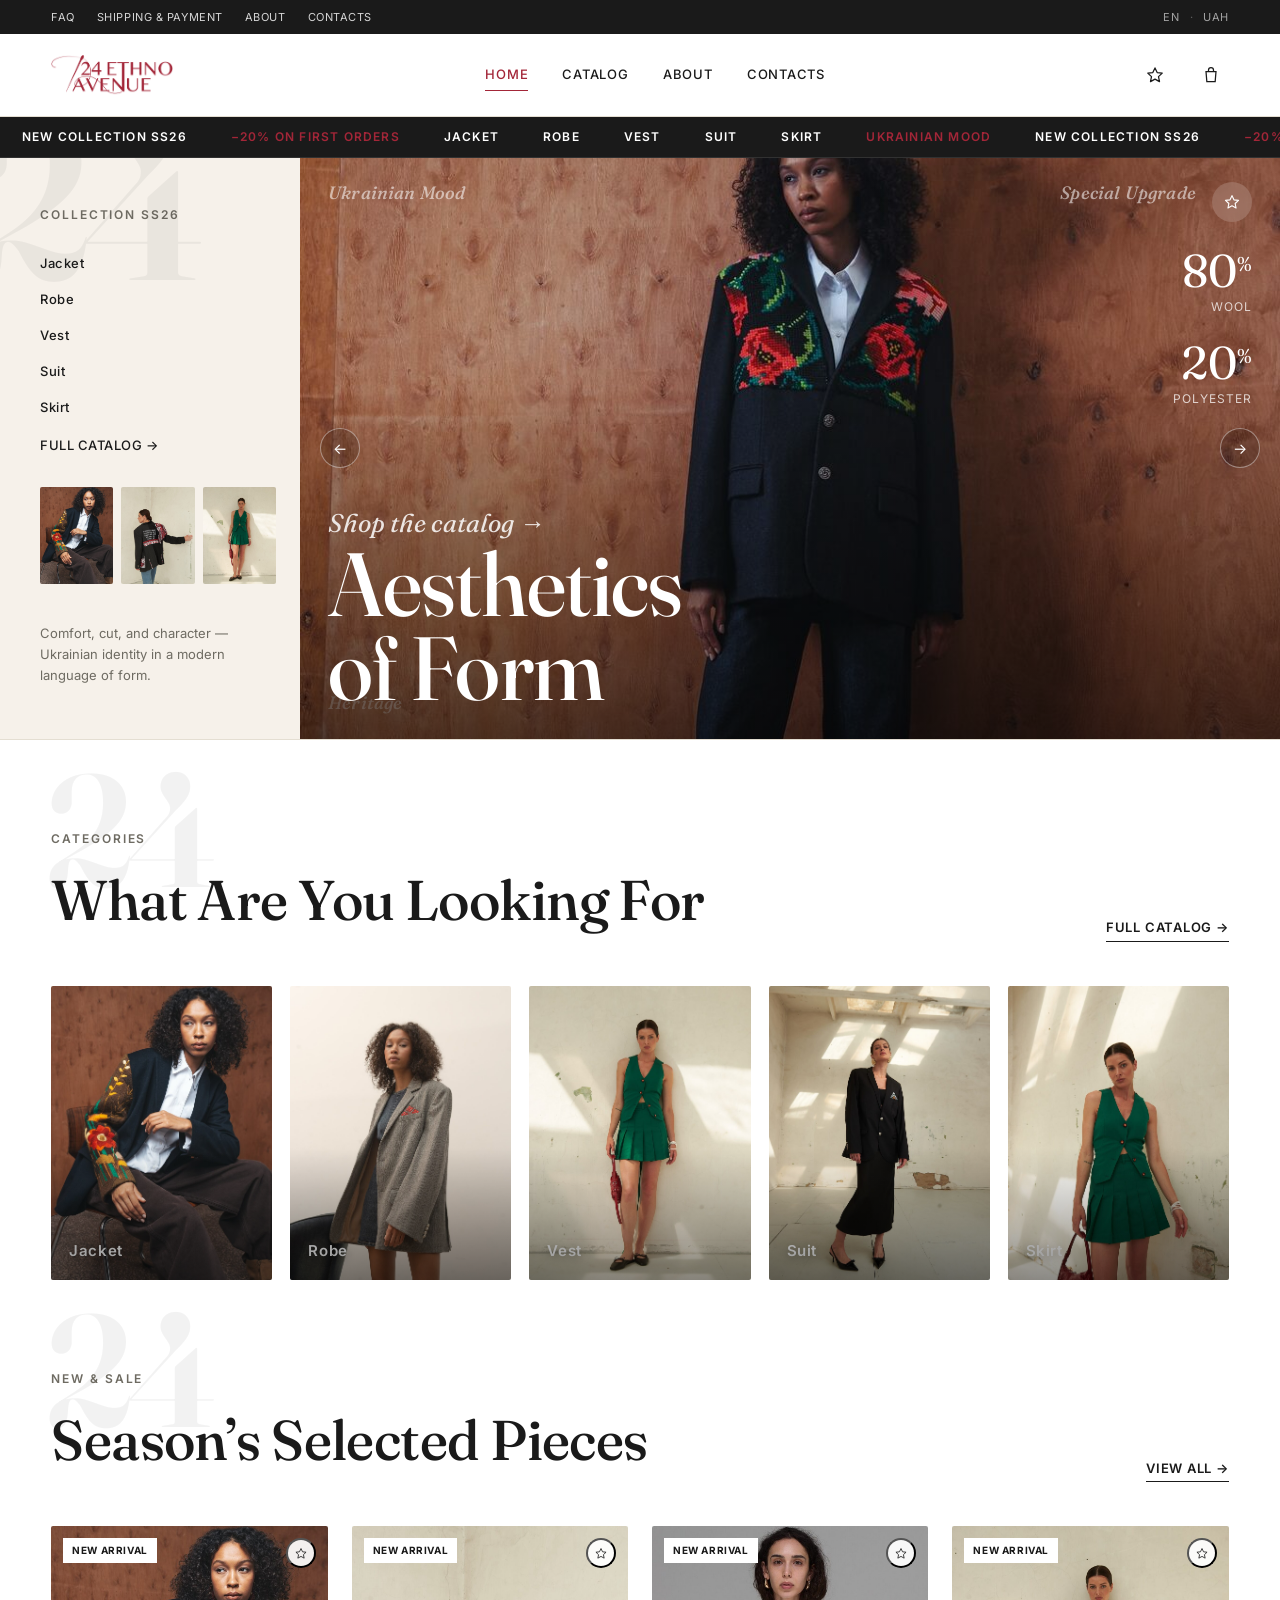
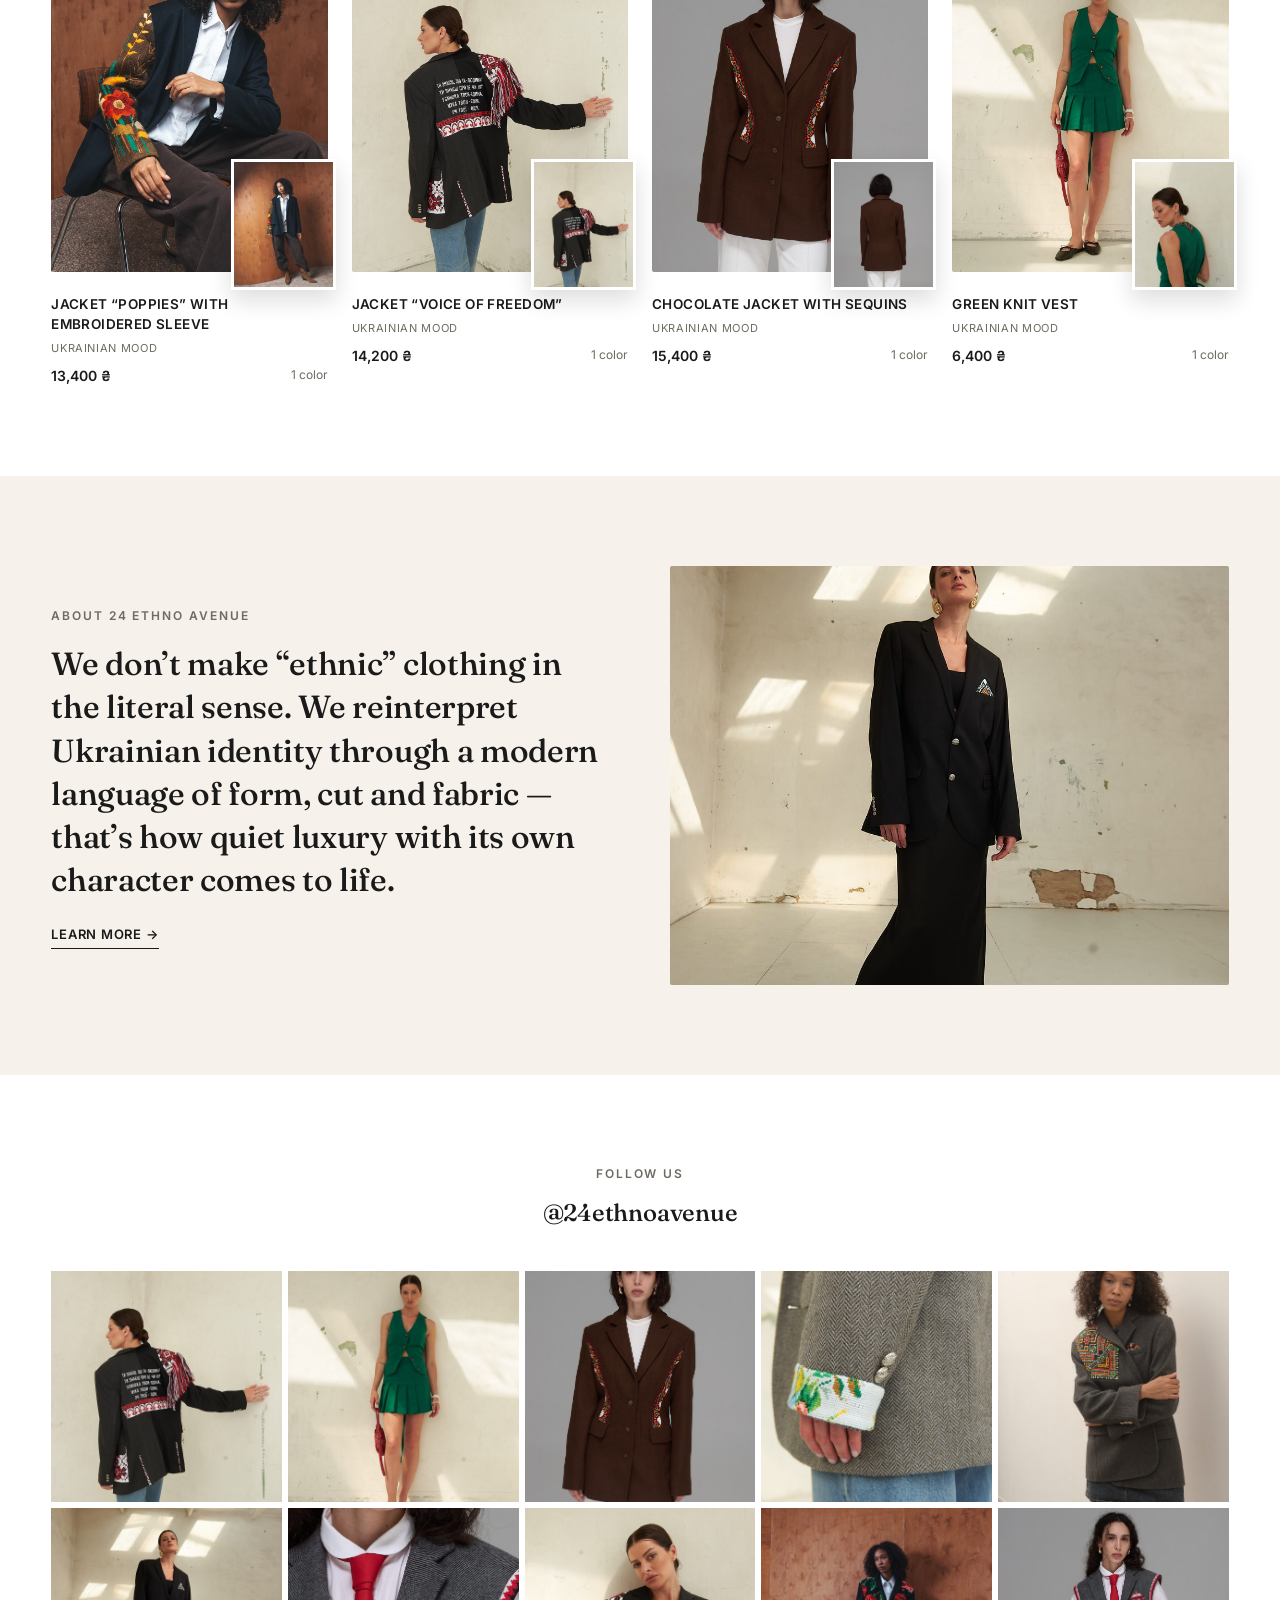
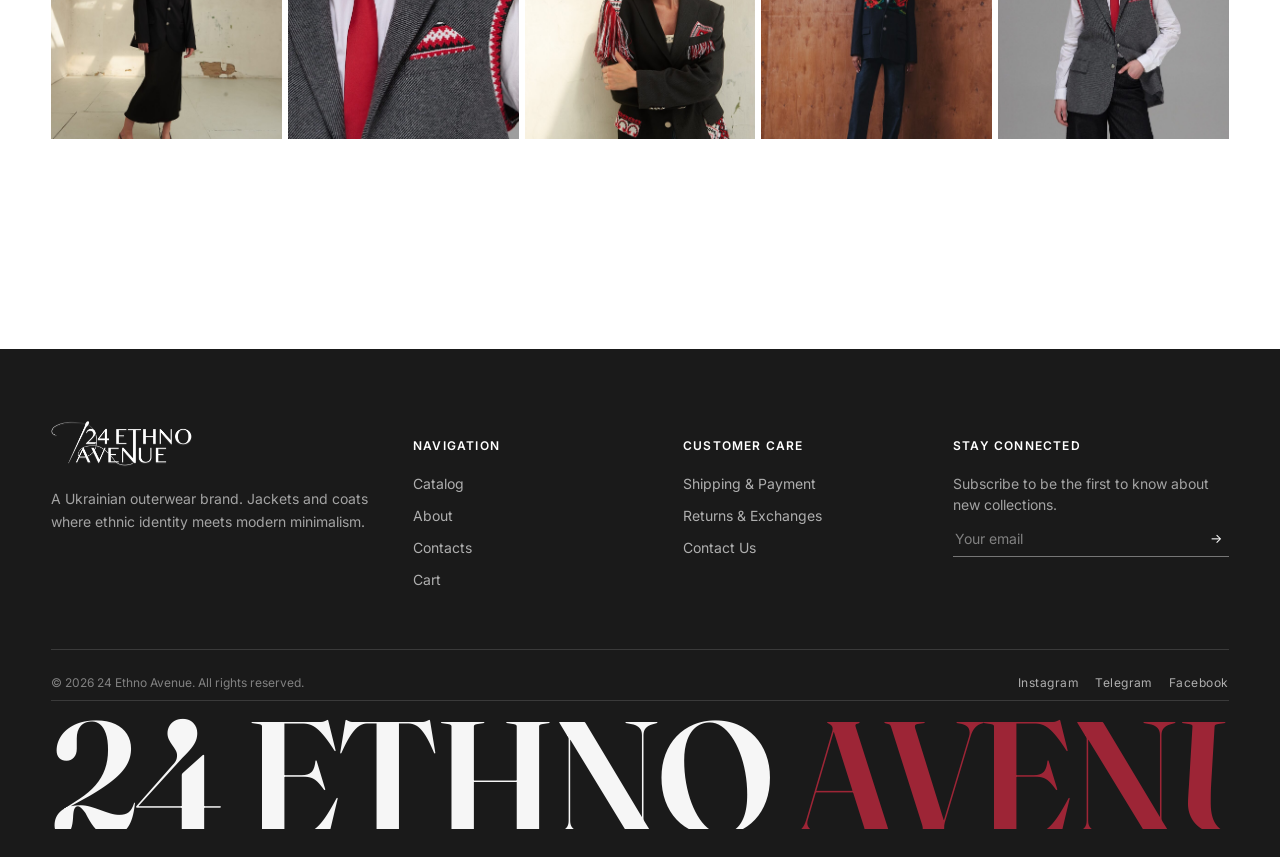
<file: index.html>
<!DOCTYPE html>
<html lang="en">
<head>
<meta charset="UTF-8">
<meta name="viewport" content="width=device-width, initial-scale=1.0">
<title>24 Ethno Avenue — Modern Ukrainian Outerwear Brand</title>
<meta name="description" content="Ukrainian outerwear brand 24 Ethno Avenue: jackets, vests and suits where national identity meets modern minimalism. Made in Ukraine.">
<link rel="canonical" href="https://24ethnoavenue.ua/">
<!-- TODO (SEO): replace https://24ethnoavenue.ua with the real production domain in canonical, og:url, og:image, robots.txt and sitemap.xml -->
<!-- Open Graph / link preview -->
<meta property="og:site_name" content="24 Ethno Avenue">
<meta property="og:type" content="website">
<meta property="og:locale" content="en_US">
<meta property="og:title" content="24 Ethno Avenue — Modern Ukrainian Outerwear Brand">
<meta property="og:description" content="Ukrainian outerwear brand 24 Ethno Avenue: jackets, vests and suits where national identity meets modern minimalism. Made in Ukraine.">
<meta property="og:url" content="https://24ethnoavenue.ua/">
<!-- TODO (og:image): upload a 1200×630 px JPG/PNG (under 1 MB) to /og-image.jpg — the file does not exist yet, link previews stay without a picture until it does -->
<meta property="og:image" content="https://24ethnoavenue.ua/og-image.jpg">
<meta property="og:image:width" content="1200">
<meta property="og:image:height" content="630">
<meta property="og:image:alt" content="24 Ethno Avenue — modern Ukrainian outerwear">
<!-- Twitter / X card -->
<meta name="twitter:card" content="summary_large_image">
<meta name="twitter:title" content="24 Ethno Avenue — Modern Ukrainian Outerwear Brand">
<meta name="twitter:description" content="Ukrainian outerwear brand 24 Ethno Avenue: jackets, vests and suits where national identity meets modern minimalism. Made in Ukraine.">
<meta name="twitter:image" content="https://24ethnoavenue.ua/og-image.jpg">
<!-- Icons. TODO: PLACEHOLDER files (red square with "24") — replace favicon.ico, favicon.svg (any size, ideally 48×48+) and apple-touch-icon.png (180×180) in the site root with the real brand mark -->
<link rel="icon" href="favicon.ico" sizes="any">
<link rel="icon" href="favicon.svg" type="image/svg+xml">
<link rel="apple-touch-icon" href="apple-touch-icon.png">
<link rel="preconnect" href="https://fonts.googleapis.com">
<link rel="preconnect" href="https://fonts.gstatic.com" crossorigin>
<link href="https://fonts.googleapis.com/css2?family=Fraunces:opsz,wght@9..144,400;9..144,500;9..144,600&family=Inter:wght@400;500;600;700&display=swap" rel="stylesheet">
<link rel="stylesheet" href="style.css">
<!-- GA4: вставити тег тут -->
<!-- Meta Pixel: вставити тут -->
</head>
<body>

<div class="utility-bar">
  <div class="wrap utility-inner">
    <div class="utility-links">
      <a href="contacts.html">FAQ</a>
      <a href="contacts.html">Shipping &amp; Payment</a>
      <a href="about.html">About</a>
      <a href="contacts.html">Contacts</a>
    </div>
    <div class="utility-right">
      <span>EN</span><span class="dot">·</span><span>UAH</span>
    </div>
  </div>
</div>

<header class="site-header">
  <div class="wrap header-inner">
    <a href="index.html" class="logo"><img src="logo-red.png" width="1100" height="360" alt="24 Ethno Avenue" class="logo-img"></a>
    <nav class="main-nav">
      <a href="index.html" class="active">Home</a>
      <a href="catalog.html">Catalog</a>
      <a href="about.html">About</a>
      <a href="contacts.html">Contacts</a>
    </nav>
    <div class="header-actions">
      <button class="icon-btn nav-toggle" aria-label="Menu">
        <svg viewBox="0 0 24 24" fill="none" stroke="currentColor" stroke-width="1.6"><path d="M3 6h18M3 12h18M3 18h18"/></svg>
      </button>
      <a href="catalog.html?wishlist=1" class="icon-btn" title="Wishlist" aria-label="Wishlist">
        <svg viewBox="0 0 24 24" fill="none" stroke="currentColor" stroke-width="1.5"><path d="M12 3.5l2.6 5.6 6.1.7-4.5 4.2 1.2 6-5.4-3-5.4 3 1.2-6-4.5-4.2 6.1-.7L12 3.5Z" stroke-linejoin="round"/></svg>
        <span class="cart-count" data-wishlist-count style="display:none">0</span>
      </a>
      <a href="cart.html" class="icon-btn" title="Cart" aria-label="Cart">
        <svg viewBox="0 0 24 24" fill="none" stroke="currentColor" stroke-width="1.5"><path d="M6 8h12l-1 12H7L6 8Z"/><path d="M9 8V6a3 3 0 0 1 6 0v2"/></svg>
        <span class="cart-count" data-cart-count>0</span>
      </a>
    </div>
  </div>
</header>

<div class="ticker">
  <div class="ticker-track">
    <span>New Collection SS26</span><span class="accent">−20% on first orders</span><span>Jacket</span><span>Robe</span><span>Vest</span><span>Suit</span><span>Skirt</span><span class="accent">Ukrainian Mood</span>
    <span>New Collection SS26</span><span class="accent">−20% on first orders</span><span>Jacket</span><span>Robe</span><span>Vest</span><span>Suit</span><span>Skirt</span><span class="accent">Ukrainian Mood</span>
  </div>
</div>


<section class="hero-v2">
  <div class="hero-v2-side">
    <span class="ghost-24">24</span>
    <span class="eyebrow">Collection SS26</span>
    <ul class="hero-quicklinks">
      <li><a href="catalog.html?cat=zhaket">Jacket</a></li>
      <li><a href="catalog.html?cat=halat">Robe</a></li>
      <li><a href="catalog.html?cat=zhylet">Vest</a></li>
      <li><a href="catalog.html?cat=kostyum">Suit</a></li>
      <li><a href="catalog.html?cat=spidnytsya">Skirt</a></li>
      <li><a href="catalog.html" class="link-arrow" style="margin-top:6px;display:inline-block;">Full catalog →</a></li>
    </ul>
    <div class="hero-v2-thumbs">
      <img src="p1-1.jpg" width="1000" height="1249" alt="Black jacket with hand-embroidered poppies on the sleeve">
      <img src="p4-1.jpg" width="1000" height="1250" alt="Black jacket with flag-colored fringe on the shoulder">
      <img src="p11-1.jpg" width="1000" height="1250" alt="Green knit vest with a dropped waist">
    </div>
    <p class="hero-v2-note">Comfort, cut, and character — Ukrainian identity in a modern language of form.</p>
  </div>
  <div class="hero-v2-media">
    <div class="hero-corner hero-corner-tl">Ukrainian Mood</div>
    <div class="hero-corner hero-corner-tr">Special Upgrade</div>
    <img src="p2-1.jpg" width="1000" height="1250" fetchpriority="high" alt="Model in a black wool jacket with cross-stitch poppy embroidery — 24 Ethno Avenue SS26 collection">
    <button class="hero-v2-wishlist" type="button" title="Add to wishlist" aria-label="Add to wishlist" data-wish-id="2" onclick="onStarClick(this, 2, event)">
      <svg viewBox="0 0 24 24" fill="none" stroke="currentColor" stroke-width="1.5"><path d="M12 3.5l2.6 5.6 6.1.7-4.5 4.2 1.2 6-5.4-3-5.4 3 1.2-6-4.5-4.2 6.1-.7L12 3.5Z" stroke-linejoin="round"/></svg>
    </button>
    <div class="hero-v2-stats">
      <div class="stat"><span class="stat-num">80<sup>%</sup></span><span class="stat-label">wool</span></div>
      <div class="stat"><span class="stat-num">20<sup>%</sup></span><span class="stat-label">polyester</span></div>
    </div>
    <button class="hero-arrow hero-arrow-l" type="button" aria-label="Previous slide">←</button>
    <button class="hero-arrow hero-arrow-r" type="button" aria-label="Next slide">→</button>
    <div class="hero-v2-title">
      <a class="sub" href="catalog.html" style="text-decoration:none;">Shop the catalog →</a>
      <h1>Aesthetics<br>of Form</h1>
    </div>
    <div class="hero-corner hero-corner-bl">Heritage</div>
  </div>
</section>

<section class="section">
  <div class="wrap">
    <div class="section-head">
      <span class="ghost-24">24</span>
      <div>
        <span class="eyebrow">Categories</span>
        <h2>What Are You Looking For</h2>
      </div>
      <a href="catalog.html" class="link-arrow">Full catalog →</a>
    </div>
    <div class="cat-grid" id="homeCategoryGrid"></div>
  </div>
</section>

<section class="section" style="padding-top:0;">
  <div class="wrap">
    <div class="section-head">
      <span class="ghost-24">24</span>
      <div>
        <span class="eyebrow">New &amp; Sale</span>
        <h2>Season’s Selected Pieces</h2>
      </div>
      <a href="catalog.html" class="link-arrow">View all →</a>
    </div>
    <div class="product-grid" id="featuredGrid"></div>
  </div>
</section>

<section class="brand-strip">
  <div class="wrap">
    <div>
      <span class="eyebrow">About 24 Ethno Avenue</span>
      <p class="display" style="margin-top:16px;">We don’t make “ethnic” clothing in the literal sense. We reinterpret Ukrainian identity through a modern language of form, cut and fabric — that’s how quiet luxury with its own character comes to life.</p>
      <a href="about.html" class="link-arrow" style="margin-top:24px;display:inline-block;">Learn more →</a>
    </div>
    <img src="p13-1.jpg" width="1000" height="1250" loading="lazy" decoding="async" alt="Black suit “Ukrainian Mood”: embroidered jacket and midi skirt">
  </div>
</section>

<section class="section">
  <div class="wrap">
    <div class="insta-head">
      <span class="eyebrow">Follow Us</span>
      <h2>@24ethnoavenue</h2>
    </div>
    <div class="insta-grid" id="homeInstaGrid"></div>
  </div>
</section>

<footer class="site-footer">
  <div class="wrap">
    <div class="footer-grid">
      <div class="footer-brand">
        <div class="logo"><img src="logo-white.png" width="1100" height="360" loading="lazy" decoding="async" alt="24 Ethno Avenue" class="logo-img footer-logo-img"></div>
        <p>A Ukrainian outerwear brand. Jackets and coats where ethnic identity meets modern minimalism.</p>
      </div>
      <div class="footer-col">
        <h4>Navigation</h4>
        <a href="catalog.html">Catalog</a>
        <a href="about.html">About</a>
        <a href="contacts.html">Contacts</a>
        <a href="cart.html">Cart</a>
      </div>
      <div class="footer-col">
        <h4>Customer Care</h4>
        <a href="contacts.html">Shipping &amp; Payment</a>
        <a href="contacts.html">Returns &amp; Exchanges</a>
        <a href="contacts.html">Contact Us</a>
      </div>
      <div class="footer-col">
        <h4>Stay Connected</h4>
        <p style="color:rgba(255,255,255,.6);margin-bottom:14px;">Subscribe to be the first to know about new collections.</p>
        <!-- TODO: newsletter form is front-end only — connect it to your email service (Mailchimp / Brevo / …) -->
        <form class="footer-form">
          <input type="email" name="email" placeholder="Your email" aria-label="Your email" autocomplete="email" required>
          <button type="submit" aria-label="Subscribe">→</button>
        </form>
      </div>
    </div>
    <div class="footer-bottom">
      <span>© 2026 24 Ethno Avenue. All rights reserved.</span>
      <div class="social-row">
        <a href="https://instagram.com/24ethnoavenue" target="_blank" rel="noopener noreferrer">Instagram</a>
        <a href="#">Telegram</a>
        <a href="#">Facebook</a>
      </div>
    </div>
    <div class="footer-wordmark">
      <div class="word">24 ETHNO <span class="accent">AVENUE</span></div>
    </div>
  </div>
</footer>

<script src="data.js"></script>
<script src="main.js"></script>
</body>
</html>
</file>
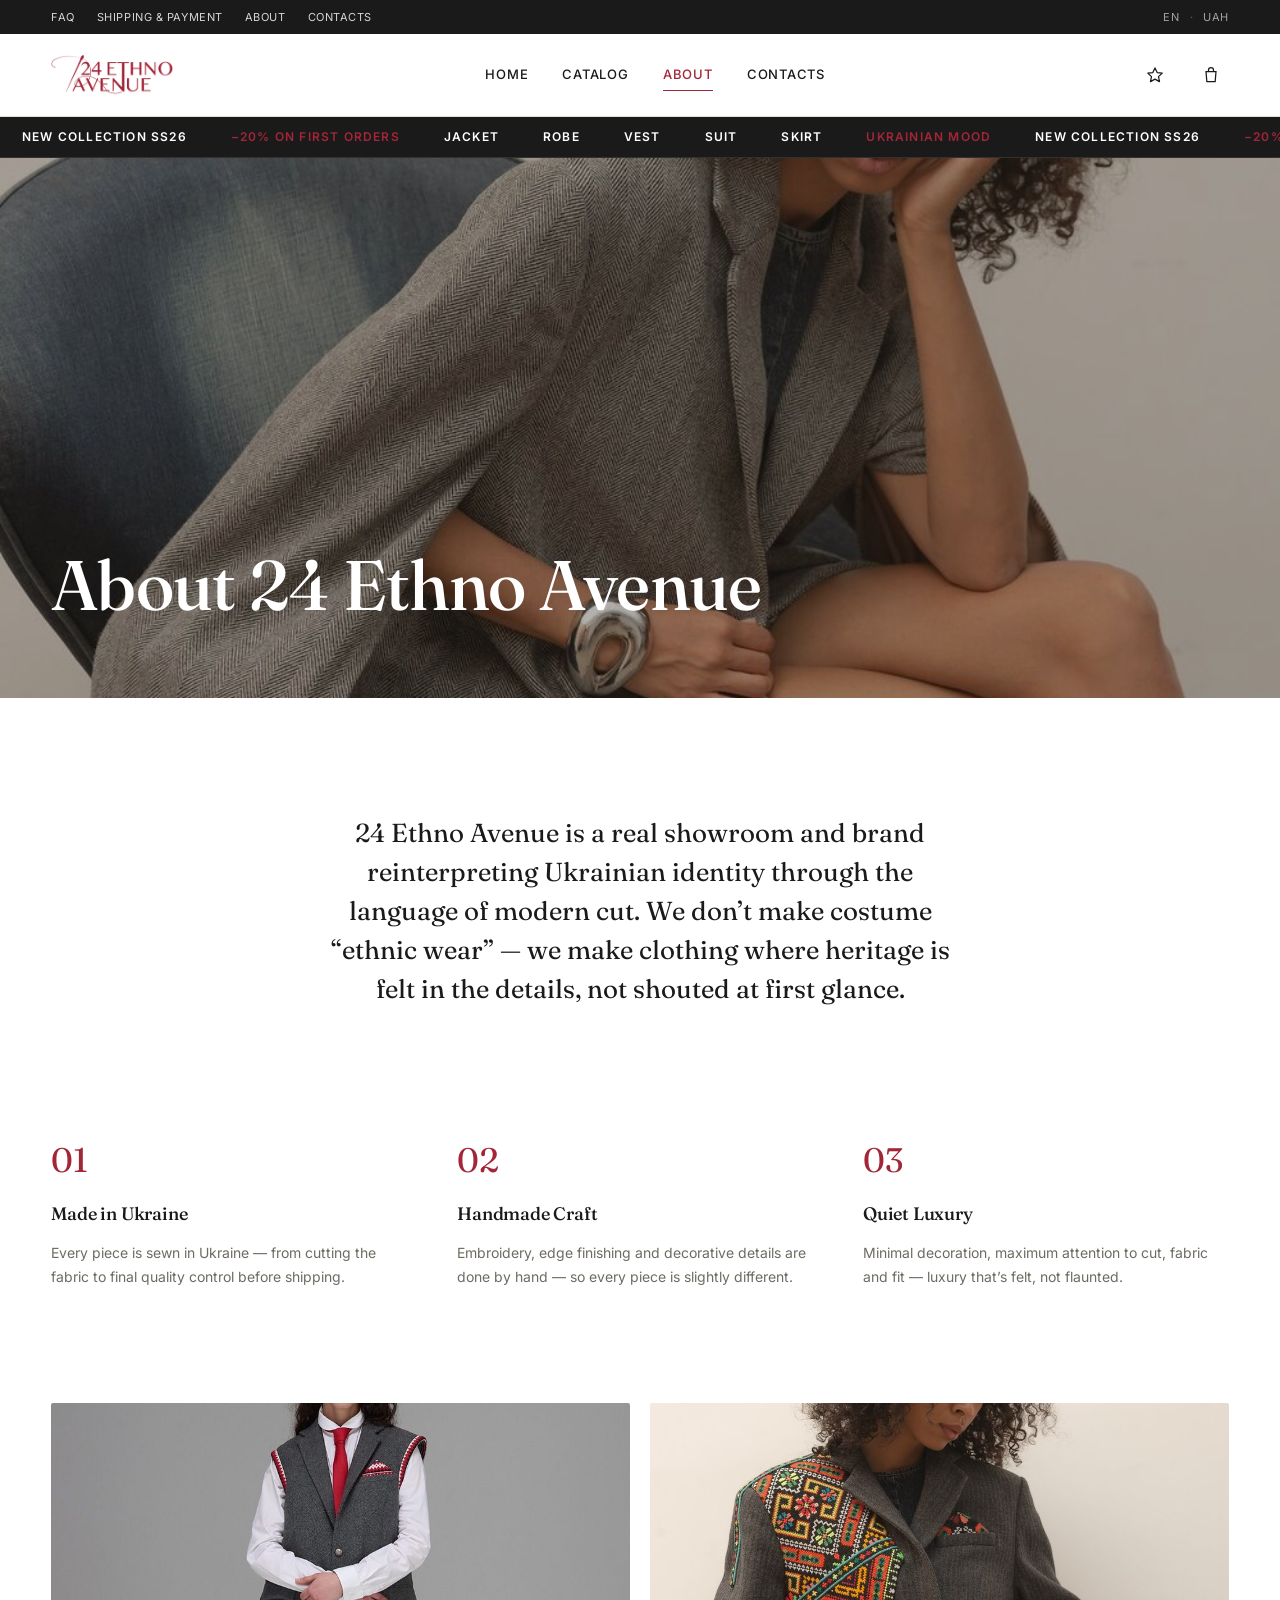
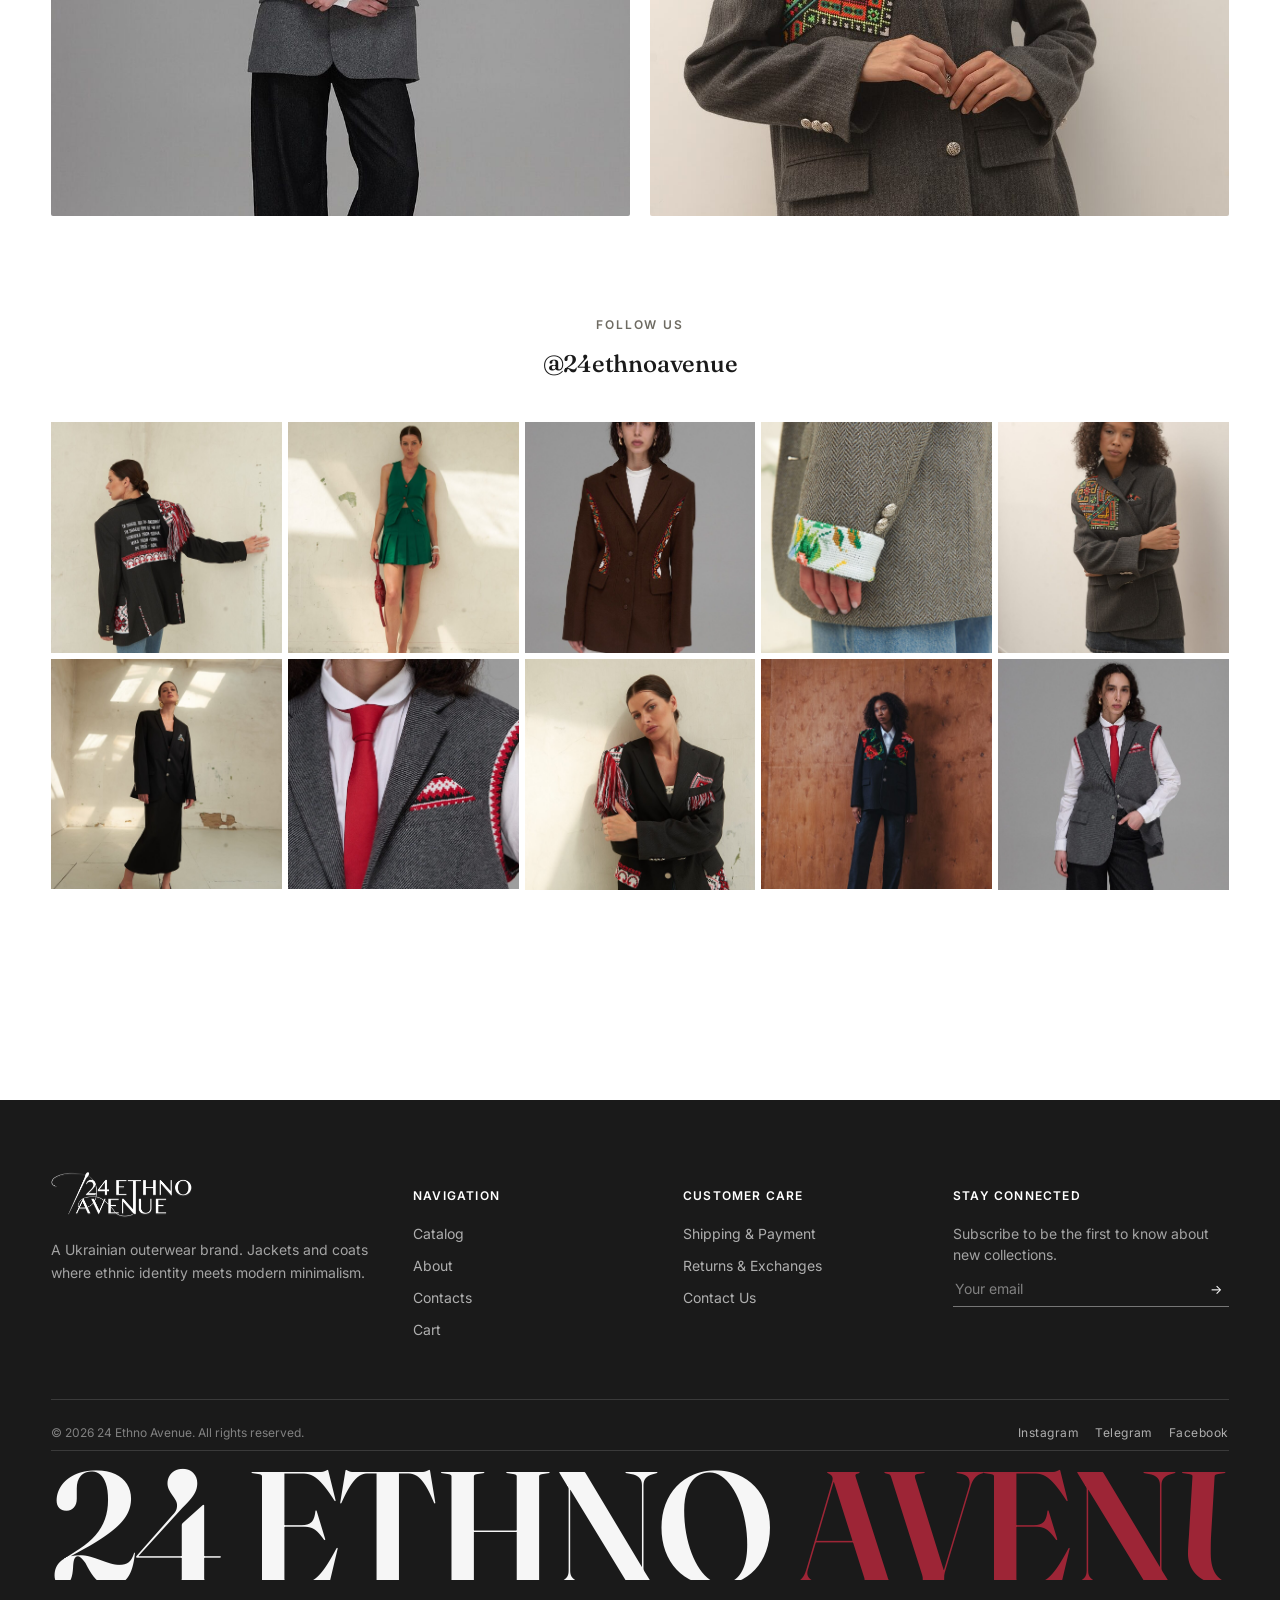
<file: about.html>
<!DOCTYPE html>
<html lang="en">
<head>
<meta charset="UTF-8">
<meta name="viewport" content="width=device-width, initial-scale=1.0">
<title>About Us — Handmade Ukrainian Outerwear | 24 Ethno Avenue</title>
<meta name="description" content="24 Ethno Avenue is a Ukrainian showroom and brand reinterpreting national identity through modern cut — made in Ukraine, finished by hand, quietly luxurious.">
<link rel="canonical" href="https://24ethnoavenue.ua/about.html">
<!-- TODO (SEO): replace https://24ethnoavenue.ua with the real production domain in canonical, og:url, og:image, robots.txt and sitemap.xml -->
<!-- Open Graph / link preview -->
<meta property="og:site_name" content="24 Ethno Avenue">
<meta property="og:type" content="website">
<meta property="og:locale" content="en_US">
<meta property="og:title" content="About Us — Handmade Ukrainian Outerwear | 24 Ethno Avenue">
<meta property="og:description" content="24 Ethno Avenue is a Ukrainian showroom and brand reinterpreting national identity through modern cut — made in Ukraine, finished by hand, quietly luxurious.">
<meta property="og:url" content="https://24ethnoavenue.ua/about.html">
<!-- TODO (og:image): upload a 1200×630 px JPG/PNG (under 1 MB) to /og-image.jpg — the file does not exist yet, link previews stay without a picture until it does -->
<meta property="og:image" content="https://24ethnoavenue.ua/og-image.jpg">
<meta property="og:image:width" content="1200">
<meta property="og:image:height" content="630">
<meta property="og:image:alt" content="24 Ethno Avenue — modern Ukrainian outerwear">
<!-- Twitter / X card -->
<meta name="twitter:card" content="summary_large_image">
<meta name="twitter:title" content="About Us — Handmade Ukrainian Outerwear | 24 Ethno Avenue">
<meta name="twitter:description" content="24 Ethno Avenue is a Ukrainian showroom and brand reinterpreting national identity through modern cut — made in Ukraine, finished by hand, quietly luxurious.">
<meta name="twitter:image" content="https://24ethnoavenue.ua/og-image.jpg">
<!-- Icons. TODO: PLACEHOLDER files (red square with "24") — replace favicon.ico, favicon.svg (any size, ideally 48×48+) and apple-touch-icon.png (180×180) in the site root with the real brand mark -->
<link rel="icon" href="favicon.ico" sizes="any">
<link rel="icon" href="favicon.svg" type="image/svg+xml">
<link rel="apple-touch-icon" href="apple-touch-icon.png">
<link rel="preconnect" href="https://fonts.googleapis.com">
<link rel="preconnect" href="https://fonts.gstatic.com" crossorigin>
<link href="https://fonts.googleapis.com/css2?family=Fraunces:opsz,wght@9..144,400;9..144,500;9..144,600&family=Inter:wght@400;500;600;700&display=swap" rel="stylesheet">
<link rel="stylesheet" href="style.css">
<!-- GA4: вставити тег тут -->
<!-- Meta Pixel: вставити тут -->
</head>
<body>

<div class="utility-bar">
  <div class="wrap utility-inner">
    <div class="utility-links">
      <a href="contacts.html">FAQ</a>
      <a href="contacts.html">Shipping &amp; Payment</a>
      <a href="about.html">About</a>
      <a href="contacts.html">Contacts</a>
    </div>
    <div class="utility-right">
      <span>EN</span><span class="dot">·</span><span>UAH</span>
    </div>
  </div>
</div>

<header class="site-header">
  <div class="wrap header-inner">
    <a href="index.html" class="logo"><img src="logo-red.png" width="1100" height="360" alt="24 Ethno Avenue" class="logo-img"></a>
    <nav class="main-nav">
      <a href="index.html">Home</a>
      <a href="catalog.html">Catalog</a>
      <a href="about.html" class="active">About</a>
      <a href="contacts.html">Contacts</a>
    </nav>
    <div class="header-actions">
      <button class="icon-btn nav-toggle" aria-label="Menu">
        <svg viewBox="0 0 24 24" fill="none" stroke="currentColor" stroke-width="1.6"><path d="M3 6h18M3 12h18M3 18h18"/></svg>
      </button>
      <a href="catalog.html?wishlist=1" class="icon-btn" title="Wishlist" aria-label="Wishlist">
        <svg viewBox="0 0 24 24" fill="none" stroke="currentColor" stroke-width="1.5"><path d="M12 3.5l2.6 5.6 6.1.7-4.5 4.2 1.2 6-5.4-3-5.4 3 1.2-6-4.5-4.2 6.1-.7L12 3.5Z" stroke-linejoin="round"/></svg>
        <span class="cart-count" data-wishlist-count style="display:none">0</span>
      </a>
      <a href="cart.html" class="icon-btn" title="Cart" aria-label="Cart">
        <svg viewBox="0 0 24 24" fill="none" stroke="currentColor" stroke-width="1.5"><path d="M6 8h12l-1 12H7L6 8Z"/><path d="M9 8V6a3 3 0 0 1 6 0v2"/></svg>
        <span class="cart-count" data-cart-count>0</span>
      </a>
    </div>
  </div>
</header>

<div class="ticker">
  <div class="ticker-track">
    <span>New Collection SS26</span><span class="accent">−20% on first orders</span><span>Jacket</span><span>Robe</span><span>Vest</span><span>Suit</span><span>Skirt</span><span class="accent">Ukrainian Mood</span>
    <span>New Collection SS26</span><span class="accent">−20% on first orders</span><span>Jacket</span><span>Robe</span><span>Vest</span><span>Suit</span><span>Skirt</span><span class="accent">Ukrainian Mood</span>
  </div>
</div>


<section class="about-hero">
  <img src="p10-3.jpg" width="1000" height="1250" fetchpriority="high" alt="Model seated in an oversized herringbone robe-jacket with embroidered trim">
  <div class="overlay"><h1>About 24 Ethno Avenue</h1></div>
</section>

<div class="wrap">
  <div class="about-lede">
    <p>24 Ethno Avenue is a real showroom and brand reinterpreting Ukrainian identity through the language of modern cut. We don’t make costume “ethnic wear” — we make clothing where heritage is felt in the details, not shouted at first glance.</p>
  </div>

  <div class="values-grid">
    <div class="value-card">
      <div class="num">01</div>
      <h3>Made in Ukraine</h3>
      <p>Every piece is sewn in Ukraine — from cutting the fabric to final quality control before shipping.</p>
    </div>
    <div class="value-card">
      <div class="num">02</div>
      <h3>Handmade Craft</h3>
      <p>Embroidery, edge finishing and decorative details are done by hand — so every piece is slightly different.</p>
    </div>
    <div class="value-card">
      <div class="num">03</div>
      <h3>Quiet Luxury</h3>
      <p>Minimal decoration, maximum attention to cut, fabric and fit — luxury that’s felt, not flaunted.</p>
    </div>
  </div>

  <div class="about-split">
    <img src="p12-3.jpg" width="938" height="1250" loading="lazy" decoding="async" alt="Grey herringbone tweed vest with red folk-pattern trim and a red tie">
    <img src="p3-3.jpg" width="1000" height="1250" loading="lazy" decoding="async" alt="Grey wool jacket with hand cross-stitch embroidery on the shoulder">
  </div>

  <section class="section" style="padding-top:0;">
    <div class="insta-head">
      <span class="eyebrow">Follow Us</span>
      <h2>@24ethnoavenue</h2>
    </div>
    <div class="insta-grid" id="aboutInstaGrid"></div>
  </section>
</div>

<footer class="site-footer">
  <div class="wrap">
    <div class="footer-grid">
      <div class="footer-brand">
        <div class="logo"><img src="logo-white.png" width="1100" height="360" loading="lazy" decoding="async" alt="24 Ethno Avenue" class="logo-img footer-logo-img"></div>
        <p>A Ukrainian outerwear brand. Jackets and coats where ethnic identity meets modern minimalism.</p>
      </div>
      <div class="footer-col">
        <h4>Navigation</h4>
        <a href="catalog.html">Catalog</a>
        <a href="about.html">About</a>
        <a href="contacts.html">Contacts</a>
        <a href="cart.html">Cart</a>
      </div>
      <div class="footer-col">
        <h4>Customer Care</h4>
        <a href="contacts.html">Shipping &amp; Payment</a>
        <a href="contacts.html">Returns &amp; Exchanges</a>
        <a href="contacts.html">Contact Us</a>
      </div>
      <div class="footer-col">
        <h4>Stay Connected</h4>
        <p style="color:rgba(255,255,255,.6);margin-bottom:14px;">Subscribe to be the first to know about new collections.</p>
        <!-- TODO: newsletter form is front-end only — connect it to your email service (Mailchimp / Brevo / …) -->
        <form class="footer-form">
          <input type="email" name="email" placeholder="Your email" aria-label="Your email" autocomplete="email" required>
          <button type="submit" aria-label="Subscribe">→</button>
        </form>
      </div>
    </div>
    <div class="footer-bottom">
      <span>© 2026 24 Ethno Avenue. All rights reserved.</span>
      <div class="social-row">
        <a href="https://instagram.com/24ethnoavenue" target="_blank" rel="noopener noreferrer">Instagram</a>
        <a href="#">Telegram</a>
        <a href="#">Facebook</a>
      </div>
    </div>
    <div class="footer-wordmark">
      <div class="word">24 ETHNO <span class="accent">AVENUE</span></div>
    </div>
  </div>
</footer>

<script src="data.js"></script>
<script src="main.js"></script>
</body>
</html>
</file>
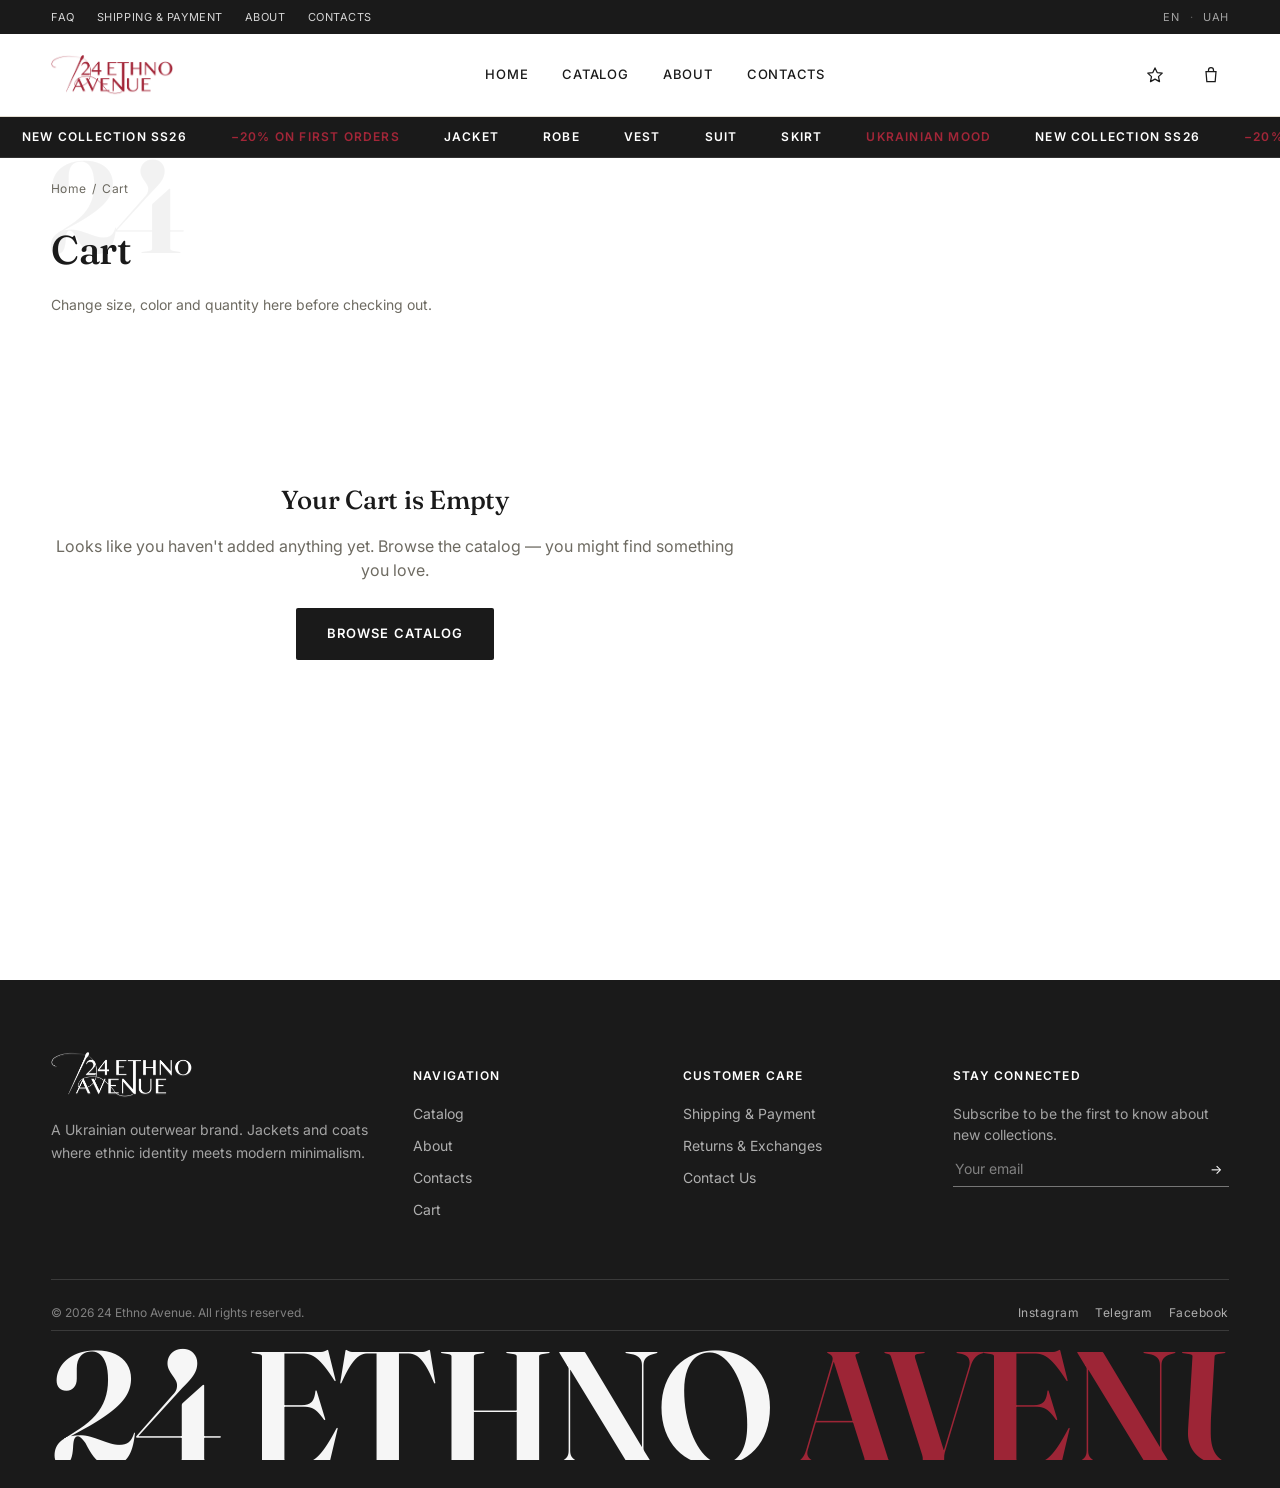
<file: cart.html>
<!DOCTYPE html>
<html lang="en">
<head>
<meta charset="UTF-8">
<meta name="viewport" content="width=device-width, initial-scale=1.0">
<title>Cart — 24 Ethno Avenue</title>
<meta name="description" content="Review your 24 Ethno Avenue cart — change size, color and quantity before checking out.">
<meta name="robots" content="noindex, follow">
<link rel="canonical" href="https://24ethnoavenue.ua/cart.html">
<!-- TODO (SEO): replace https://24ethnoavenue.ua with the real production domain in canonical, og:url, og:image, robots.txt and sitemap.xml -->
<!-- Open Graph / link preview -->
<meta property="og:site_name" content="24 Ethno Avenue">
<meta property="og:type" content="website">
<meta property="og:locale" content="en_US">
<meta property="og:title" content="Cart — 24 Ethno Avenue">
<meta property="og:description" content="Review your 24 Ethno Avenue cart — change size, color and quantity before checking out.">
<meta property="og:url" content="https://24ethnoavenue.ua/cart.html">
<!-- TODO (og:image): upload a 1200×630 px JPG/PNG (under 1 MB) to /og-image.jpg — the file does not exist yet, link previews stay without a picture until it does -->
<meta property="og:image" content="https://24ethnoavenue.ua/og-image.jpg">
<meta property="og:image:width" content="1200">
<meta property="og:image:height" content="630">
<meta property="og:image:alt" content="24 Ethno Avenue — modern Ukrainian outerwear">
<!-- Twitter / X card -->
<meta name="twitter:card" content="summary_large_image">
<meta name="twitter:title" content="Cart — 24 Ethno Avenue">
<meta name="twitter:description" content="Review your 24 Ethno Avenue cart — change size, color and quantity before checking out.">
<meta name="twitter:image" content="https://24ethnoavenue.ua/og-image.jpg">
<!-- Icons. TODO: PLACEHOLDER files (red square with "24") — replace favicon.ico, favicon.svg (any size, ideally 48×48+) and apple-touch-icon.png (180×180) in the site root with the real brand mark -->
<link rel="icon" href="favicon.ico" sizes="any">
<link rel="icon" href="favicon.svg" type="image/svg+xml">
<link rel="apple-touch-icon" href="apple-touch-icon.png">
<link rel="preconnect" href="https://fonts.googleapis.com">
<link rel="preconnect" href="https://fonts.gstatic.com" crossorigin>
<link href="https://fonts.googleapis.com/css2?family=Fraunces:opsz,wght@9..144,400;9..144,500;9..144,600&family=Inter:wght@400;500;600;700&display=swap" rel="stylesheet">
<link rel="stylesheet" href="style.css">
<!-- GA4: вставити тег тут -->
<!-- Meta Pixel: вставити тут -->
</head>
<body>

<div class="utility-bar">
  <div class="wrap utility-inner">
    <div class="utility-links">
      <a href="contacts.html">FAQ</a>
      <a href="contacts.html">Shipping &amp; Payment</a>
      <a href="about.html">About</a>
      <a href="contacts.html">Contacts</a>
    </div>
    <div class="utility-right">
      <span>EN</span><span class="dot">·</span><span>UAH</span>
    </div>
  </div>
</div>

<header class="site-header">
  <div class="wrap header-inner">
    <a href="index.html" class="logo"><img src="logo-red.png" width="1100" height="360" alt="24 Ethno Avenue" class="logo-img"></a>
    <nav class="main-nav">
      <a href="index.html">Home</a>
      <a href="catalog.html">Catalog</a>
      <a href="about.html">About</a>
      <a href="contacts.html">Contacts</a>
    </nav>
    <div class="header-actions">
      <button class="icon-btn nav-toggle" aria-label="Menu">
        <svg viewBox="0 0 24 24" fill="none" stroke="currentColor" stroke-width="1.6"><path d="M3 6h18M3 12h18M3 18h18"/></svg>
      </button>
      <a href="catalog.html?wishlist=1" class="icon-btn" title="Wishlist" aria-label="Wishlist">
        <svg viewBox="0 0 24 24" fill="none" stroke="currentColor" stroke-width="1.5"><path d="M12 3.5l2.6 5.6 6.1.7-4.5 4.2 1.2 6-5.4-3-5.4 3 1.2-6-4.5-4.2 6.1-.7L12 3.5Z" stroke-linejoin="round"/></svg>
        <span class="cart-count" data-wishlist-count style="display:none">0</span>
      </a>
      <a href="cart.html" class="icon-btn" title="Cart" aria-label="Cart">
        <svg viewBox="0 0 24 24" fill="none" stroke="currentColor" stroke-width="1.5"><path d="M6 8h12l-1 12H7L6 8Z"/><path d="M9 8V6a3 3 0 0 1 6 0v2"/></svg>
        <span class="cart-count" data-cart-count>0</span>
      </a>
    </div>
  </div>
</header>

<div class="ticker">
  <div class="ticker-track">
    <span>New Collection SS26</span><span class="accent">−20% on first orders</span><span>Jacket</span><span>Robe</span><span>Vest</span><span>Suit</span><span>Skirt</span><span class="accent">Ukrainian Mood</span>
    <span>New Collection SS26</span><span class="accent">−20% on first orders</span><span>Jacket</span><span>Robe</span><span>Vest</span><span>Suit</span><span>Skirt</span><span class="accent">Ukrainian Mood</span>
  </div>
</div>


<div class="wrap">
  <div class="breadcrumb"><a href="index.html">Home</a><span class="sep">/</span>Cart</div>
  <div class="cart-head" style="padding-top:22px;">
    <span class="ghost-24">24</span>
    <h1 class="cart-title">Cart</h1>
    <p class="cart-sub">Change size, color and quantity here before checking out.</p>
  </div>

  <div class="cart-layout">
    <div id="cartRoot"></div>

    <aside id="summarySide">
      <div class="summary-card">
        <h3>Summary</h3>
        <div class="summary-row"><span>Items</span><span id="sumSubtotal">0 ₴</span></div>
        <div class="summary-row"><span>Shipping</span><span id="sumShipping">—</span></div>
        <div class="promo-row">
          <input type="text" placeholder="Promo code" id="promoInput" name="promo" aria-label="Promo code" autocomplete="off">
          <button class="btn btn-outline" id="promoBtn" type="button">OK</button>
        </div>
        <div class="summary-row total"><span>Total due</span><span id="sumTotal">0 ₴</span></div>
        <a href="checkout.html" class="btn btn-accent btn-block" style="margin-top:22px;">Checkout</a>
        <a href="catalog.html" class="link-arrow" style="display:block;text-align:center;margin-top:18px;">← Continue shopping</a>
      </div>
    </aside>
  </div>
</div>

<footer class="site-footer">
  <div class="wrap">
    <div class="footer-grid">
      <div class="footer-brand">
        <div class="logo"><img src="logo-white.png" width="1100" height="360" loading="lazy" decoding="async" alt="24 Ethno Avenue" class="logo-img footer-logo-img"></div>
        <p>A Ukrainian outerwear brand. Jackets and coats where ethnic identity meets modern minimalism.</p>
      </div>
      <div class="footer-col">
        <h4>Navigation</h4>
        <a href="catalog.html">Catalog</a>
        <a href="about.html">About</a>
        <a href="contacts.html">Contacts</a>
        <a href="cart.html">Cart</a>
      </div>
      <div class="footer-col">
        <h4>Customer Care</h4>
        <a href="contacts.html">Shipping &amp; Payment</a>
        <a href="contacts.html">Returns &amp; Exchanges</a>
        <a href="contacts.html">Contact Us</a>
      </div>
      <div class="footer-col">
        <h4>Stay Connected</h4>
        <p style="color:rgba(255,255,255,.6);margin-bottom:14px;">Subscribe to be the first to know about new collections.</p>
        <!-- TODO: newsletter form is front-end only — connect it to your email service (Mailchimp / Brevo / …) -->
        <form class="footer-form">
          <input type="email" name="email" placeholder="Your email" aria-label="Your email" autocomplete="email" required>
          <button type="submit" aria-label="Subscribe">→</button>
        </form>
      </div>
    </div>
    <div class="footer-bottom">
      <span>© 2026 24 Ethno Avenue. All rights reserved.</span>
      <div class="social-row">
        <a href="https://instagram.com/24ethnoavenue" target="_blank" rel="noopener noreferrer">Instagram</a>
        <a href="#">Telegram</a>
        <a href="#">Facebook</a>
      </div>
    </div>
    <div class="footer-wordmark">
      <div class="word">24 ETHNO <span class="accent">AVENUE</span></div>
    </div>
  </div>
</footer>

<script src="data.js"></script>
<script src="main.js"></script>
</body>
</html>
</file>
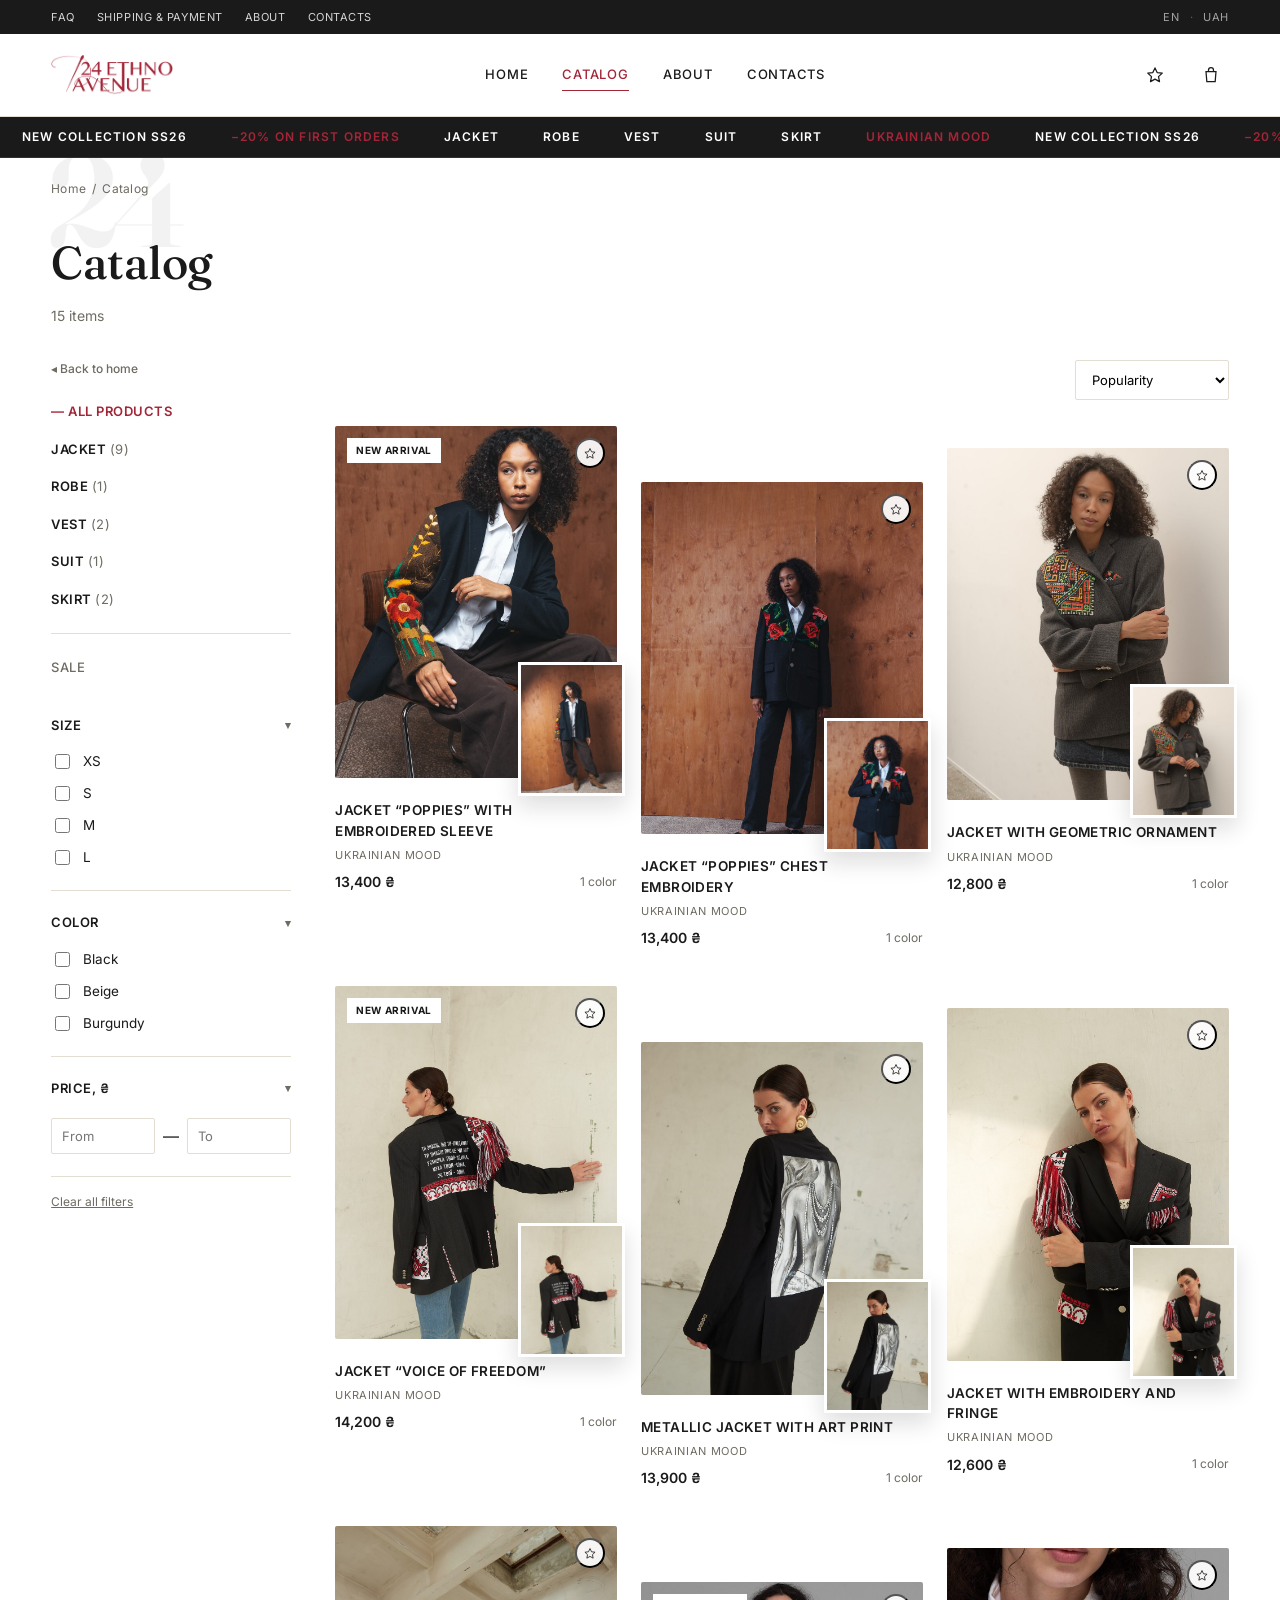
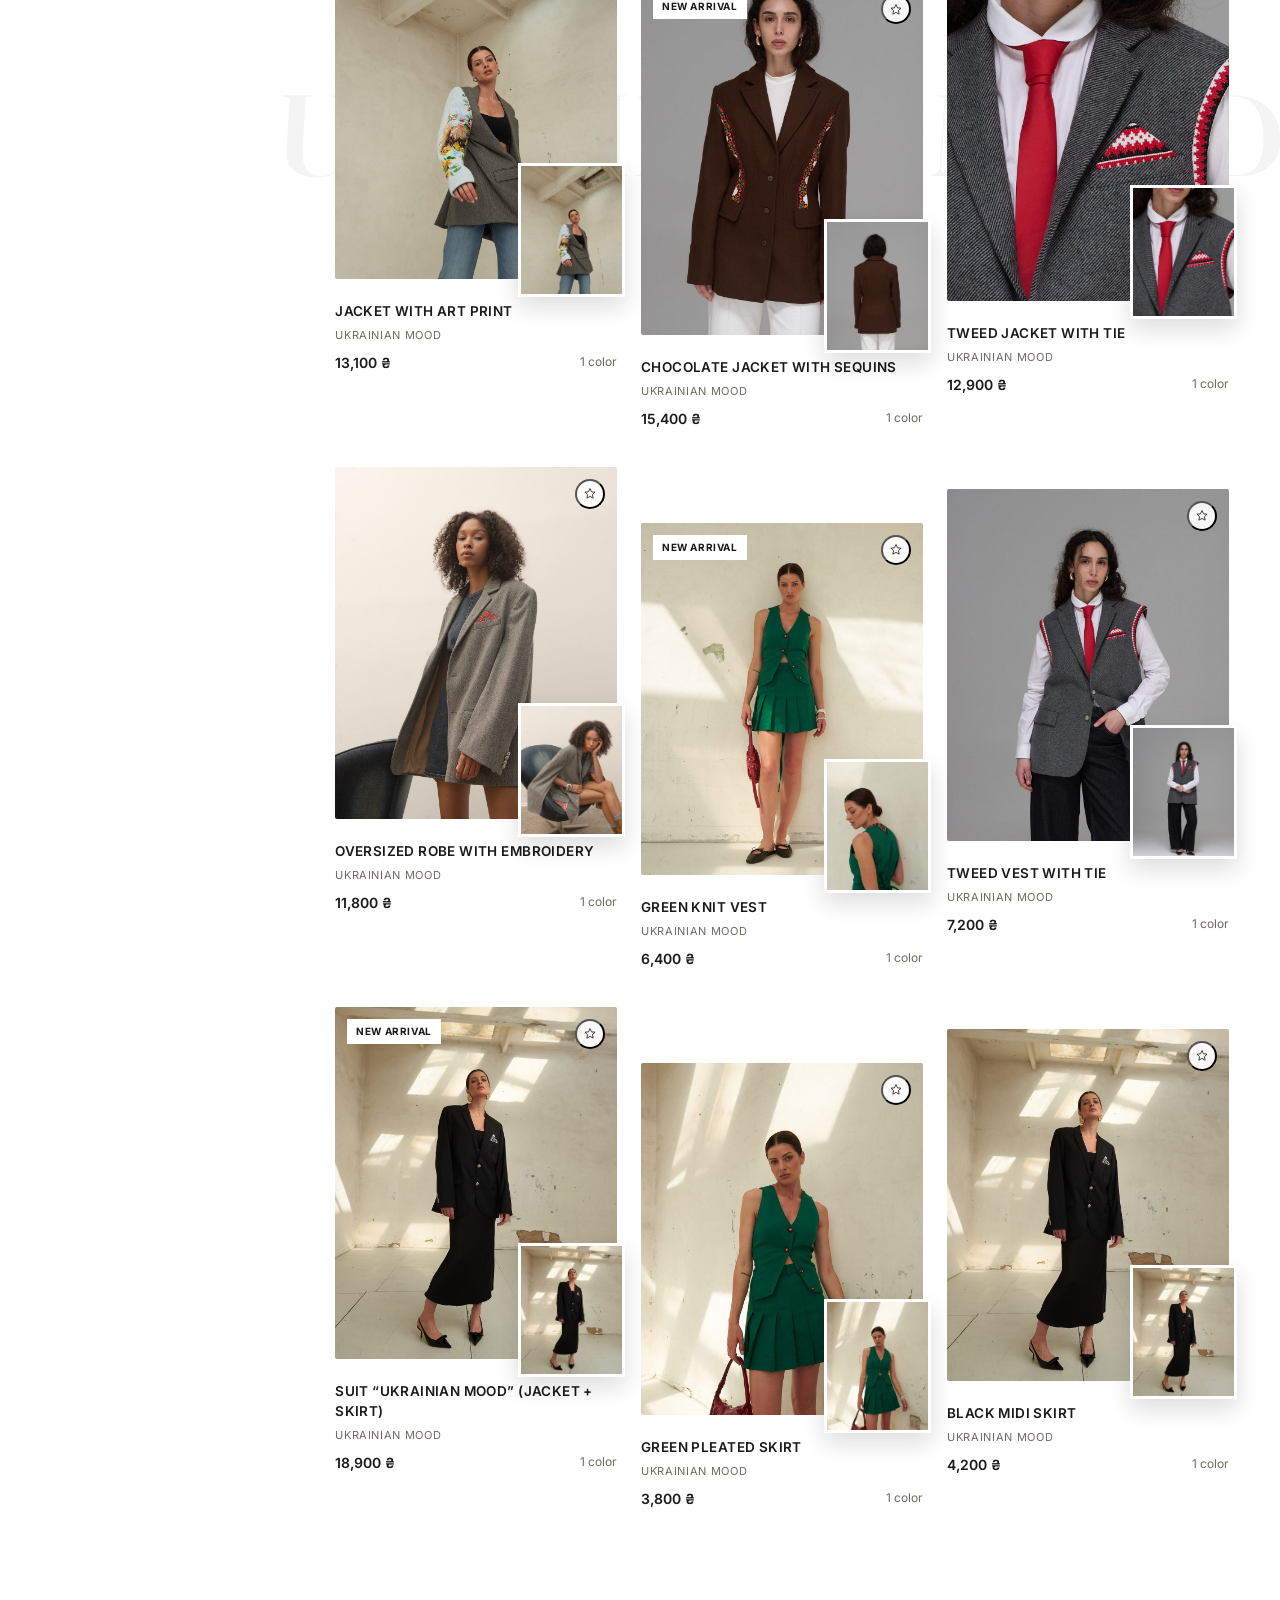
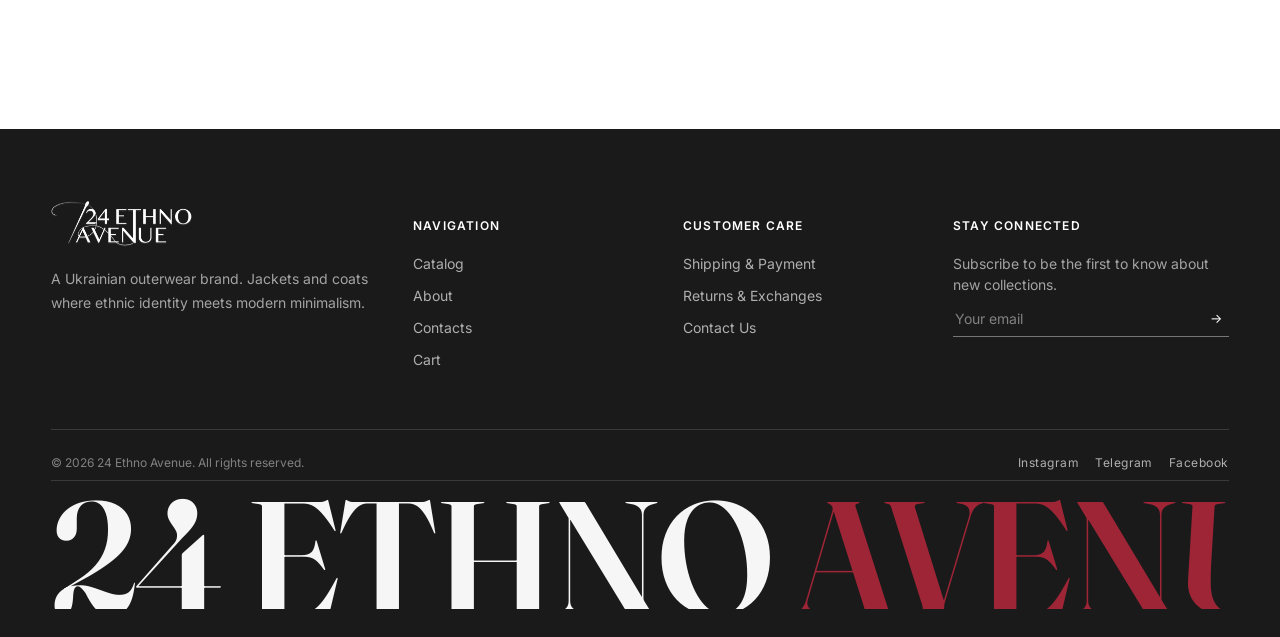
<file: catalog.html>
<!DOCTYPE html>
<html lang="en">
<head>
<meta charset="UTF-8">
<meta name="viewport" content="width=device-width, initial-scale=1.0">
<title>Catalog — Jackets, Vests &amp; Suits | 24 Ethno Avenue</title>
<meta name="description" content="Browse the 24 Ethno Avenue catalog: tweed and wool jackets, a robe, vests, a suit and skirts with Ukrainian embroidery. Filter by size, color and price.">
<link rel="canonical" href="https://24ethnoavenue.ua/catalog.html">
<!-- TODO (SEO): replace https://24ethnoavenue.ua with the real production domain in canonical, og:url, og:image, robots.txt and sitemap.xml -->
<!-- Open Graph / link preview -->
<meta property="og:site_name" content="24 Ethno Avenue">
<meta property="og:type" content="website">
<meta property="og:locale" content="en_US">
<meta property="og:title" content="Catalog — Jackets, Vests &amp; Suits | 24 Ethno Avenue">
<meta property="og:description" content="Browse the 24 Ethno Avenue catalog: tweed and wool jackets, a robe, vests, a suit and skirts with Ukrainian embroidery. Filter by size, color and price.">
<meta property="og:url" content="https://24ethnoavenue.ua/catalog.html">
<!-- TODO (og:image): upload a 1200×630 px JPG/PNG (under 1 MB) to /og-image.jpg — the file does not exist yet, link previews stay without a picture until it does -->
<meta property="og:image" content="https://24ethnoavenue.ua/og-image.jpg">
<meta property="og:image:width" content="1200">
<meta property="og:image:height" content="630">
<meta property="og:image:alt" content="24 Ethno Avenue — modern Ukrainian outerwear">
<!-- Twitter / X card -->
<meta name="twitter:card" content="summary_large_image">
<meta name="twitter:title" content="Catalog — Jackets, Vests &amp; Suits | 24 Ethno Avenue">
<meta name="twitter:description" content="Browse the 24 Ethno Avenue catalog: tweed and wool jackets, a robe, vests, a suit and skirts with Ukrainian embroidery. Filter by size, color and price.">
<meta name="twitter:image" content="https://24ethnoavenue.ua/og-image.jpg">
<!-- Icons. TODO: PLACEHOLDER files (red square with "24") — replace favicon.ico, favicon.svg (any size, ideally 48×48+) and apple-touch-icon.png (180×180) in the site root with the real brand mark -->
<link rel="icon" href="favicon.ico" sizes="any">
<link rel="icon" href="favicon.svg" type="image/svg+xml">
<link rel="apple-touch-icon" href="apple-touch-icon.png">
<link rel="preconnect" href="https://fonts.googleapis.com">
<link rel="preconnect" href="https://fonts.gstatic.com" crossorigin>
<link href="https://fonts.googleapis.com/css2?family=Fraunces:opsz,wght@9..144,400;9..144,500;9..144,600&family=Inter:wght@400;500;600;700&display=swap" rel="stylesheet">
<link rel="stylesheet" href="style.css">
<!-- GA4: вставити тег тут -->
<!-- Meta Pixel: вставити тут -->
</head>
<body>

<div class="utility-bar">
  <div class="wrap utility-inner">
    <div class="utility-links">
      <a href="contacts.html">FAQ</a>
      <a href="contacts.html">Shipping &amp; Payment</a>
      <a href="about.html">About</a>
      <a href="contacts.html">Contacts</a>
    </div>
    <div class="utility-right">
      <span>EN</span><span class="dot">·</span><span>UAH</span>
    </div>
  </div>
</div>

<header class="site-header">
  <div class="wrap header-inner">
    <a href="index.html" class="logo"><img src="logo-red.png" width="1100" height="360" alt="24 Ethno Avenue" class="logo-img"></a>
    <nav class="main-nav">
      <a href="index.html">Home</a>
      <a href="catalog.html" class="active">Catalog</a>
      <a href="about.html">About</a>
      <a href="contacts.html">Contacts</a>
    </nav>
    <div class="header-actions">
      <button class="icon-btn nav-toggle" aria-label="Menu">
        <svg viewBox="0 0 24 24" fill="none" stroke="currentColor" stroke-width="1.6"><path d="M3 6h18M3 12h18M3 18h18"/></svg>
      </button>
      <a href="catalog.html?wishlist=1" class="icon-btn" title="Wishlist" aria-label="Wishlist">
        <svg viewBox="0 0 24 24" fill="none" stroke="currentColor" stroke-width="1.5"><path d="M12 3.5l2.6 5.6 6.1.7-4.5 4.2 1.2 6-5.4-3-5.4 3 1.2-6-4.5-4.2 6.1-.7L12 3.5Z" stroke-linejoin="round"/></svg>
        <span class="cart-count" data-wishlist-count style="display:none">0</span>
      </a>
      <a href="cart.html" class="icon-btn" title="Cart" aria-label="Cart">
        <svg viewBox="0 0 24 24" fill="none" stroke="currentColor" stroke-width="1.5"><path d="M6 8h12l-1 12H7L6 8Z"/><path d="M9 8V6a3 3 0 0 1 6 0v2"/></svg>
        <span class="cart-count" data-cart-count>0</span>
      </a>
    </div>
  </div>
</header>

<div class="ticker">
  <div class="ticker-track">
    <span>New Collection SS26</span><span class="accent">−20% on first orders</span><span>Jacket</span><span>Robe</span><span>Vest</span><span>Suit</span><span>Skirt</span><span class="accent">Ukrainian Mood</span>
    <span>New Collection SS26</span><span class="accent">−20% on first orders</span><span>Jacket</span><span>Robe</span><span>Vest</span><span>Suit</span><span>Skirt</span><span class="accent">Ukrainian Mood</span>
  </div>
</div>


<div class="wrap">
  <div class="breadcrumb"><a href="index.html">Home</a><span class="sep">/</span><span id="breadcrumbCat">Catalog</span></div>
  <div class="catalog-head">
    <span class="ghost-24">24</span>
    <h1 id="catalogTitle">Catalog</h1>
    <div class="count" id="resultCount"></div>
  </div>
</div>

<div class="wrap catalog-layout">
  <aside class="filters-sidebar">
    <a href="catalog.html" class="tree-back">◂ Back to home</a>
    <nav class="category-tree" id="categoryTree"></nav>

    <div class="filter-block">
      <div class="filter-title">Size <span class="chev">▾</span></div>
      <div class="filter-options" id="sizeFilterOptions"></div>
    </div>
    <div class="filter-block">
      <div class="filter-title">Color <span class="chev">▾</span></div>
      <div class="filter-options" id="colorFilterOptions"></div>
    </div>
    <div class="filter-block">
      <div class="filter-title">Price, ₴ <span class="chev">▾</span></div>
      <div class="filter-options">
        <div class="price-inputs">
          <input type="number" id="minPrice" name="min_price" placeholder="From" aria-label="Minimum price">
          <span>—</span>
          <input type="number" id="maxPrice" name="max_price" placeholder="To" aria-label="Maximum price">
        </div>
      </div>
    </div>
    <a href="#" class="clear-filters" id="clearFilters">Clear all filters</a>
  </aside>

  <div class="catalog-main watermark-wrap">
    <span class="watermark-text" id="watermarkText">Ukrainian Mood</span>
    <div class="catalog-toolbar">
      <div class="active-chips" id="activeChips"></div>
      <select id="sortSelect" aria-label="Sort products">
        <option value="popular">Popularity</option>
        <option value="new">Newest first</option>
        <option value="price-asc">Price: low to high</option>
        <option value="price-desc">Price: high to low</option>
      </select>
    </div>
    <div class="product-grid masonry-grid" id="catalogGrid"></div>
  </div>
</div>

<footer class="site-footer">
  <div class="wrap">
    <div class="footer-grid">
      <div class="footer-brand">
        <div class="logo"><img src="logo-white.png" width="1100" height="360" loading="lazy" decoding="async" alt="24 Ethno Avenue" class="logo-img footer-logo-img"></div>
        <p>A Ukrainian outerwear brand. Jackets and coats where ethnic identity meets modern minimalism.</p>
      </div>
      <div class="footer-col">
        <h4>Navigation</h4>
        <a href="catalog.html">Catalog</a>
        <a href="about.html">About</a>
        <a href="contacts.html">Contacts</a>
        <a href="cart.html">Cart</a>
      </div>
      <div class="footer-col">
        <h4>Customer Care</h4>
        <a href="contacts.html">Shipping &amp; Payment</a>
        <a href="contacts.html">Returns &amp; Exchanges</a>
        <a href="contacts.html">Contact Us</a>
      </div>
      <div class="footer-col">
        <h4>Stay Connected</h4>
        <p style="color:rgba(255,255,255,.6);margin-bottom:14px;">Subscribe to be the first to know about new collections.</p>
        <!-- TODO: newsletter form is front-end only — connect it to your email service (Mailchimp / Brevo / …) -->
        <form class="footer-form">
          <input type="email" name="email" placeholder="Your email" aria-label="Your email" autocomplete="email" required>
          <button type="submit" aria-label="Subscribe">→</button>
        </form>
      </div>
    </div>
    <div class="footer-bottom">
      <span>© 2026 24 Ethno Avenue. All rights reserved.</span>
      <div class="social-row">
        <a href="https://instagram.com/24ethnoavenue" target="_blank" rel="noopener noreferrer">Instagram</a>
        <a href="#">Telegram</a>
        <a href="#">Facebook</a>
      </div>
    </div>
    <div class="footer-wordmark">
      <div class="word">24 ETHNO <span class="accent">AVENUE</span></div>
    </div>
  </div>
</footer>

<script src="data.js"></script>
<script src="main.js"></script>
</body>
</html>
</file>
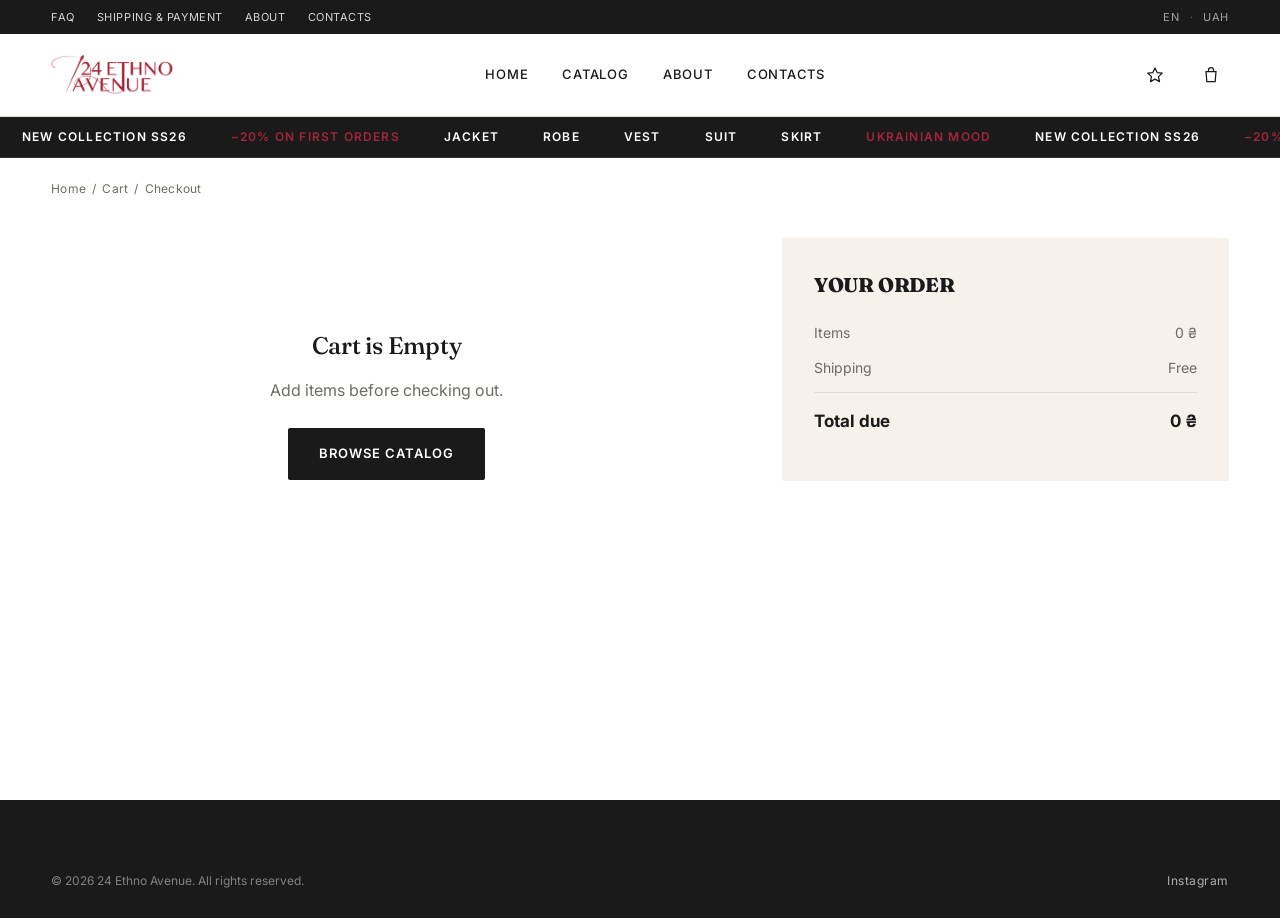
<file: checkout.html>
<!DOCTYPE html>
<html lang="en">
<head>
<meta charset="UTF-8">
<meta name="viewport" content="width=device-width, initial-scale=1.0">
<title>Checkout — 24 Ethno Avenue</title>
<meta name="description" content="Complete your 24 Ethno Avenue order: contact details, delivery and payment.">
<meta name="robots" content="noindex, follow">
<link rel="canonical" href="https://24ethnoavenue.ua/checkout.html">
<!-- TODO (SEO): replace https://24ethnoavenue.ua with the real production domain in canonical, og:url, og:image, robots.txt and sitemap.xml -->
<!-- Open Graph / link preview -->
<meta property="og:site_name" content="24 Ethno Avenue">
<meta property="og:type" content="website">
<meta property="og:locale" content="en_US">
<meta property="og:title" content="Checkout — 24 Ethno Avenue">
<meta property="og:description" content="Complete your 24 Ethno Avenue order: contact details, delivery and payment.">
<meta property="og:url" content="https://24ethnoavenue.ua/checkout.html">
<!-- TODO (og:image): upload a 1200×630 px JPG/PNG (under 1 MB) to /og-image.jpg — the file does not exist yet, link previews stay without a picture until it does -->
<meta property="og:image" content="https://24ethnoavenue.ua/og-image.jpg">
<meta property="og:image:width" content="1200">
<meta property="og:image:height" content="630">
<meta property="og:image:alt" content="24 Ethno Avenue — modern Ukrainian outerwear">
<!-- Twitter / X card -->
<meta name="twitter:card" content="summary_large_image">
<meta name="twitter:title" content="Checkout — 24 Ethno Avenue">
<meta name="twitter:description" content="Complete your 24 Ethno Avenue order: contact details, delivery and payment.">
<meta name="twitter:image" content="https://24ethnoavenue.ua/og-image.jpg">
<!-- Icons. TODO: PLACEHOLDER files (red square with "24") — replace favicon.ico, favicon.svg (any size, ideally 48×48+) and apple-touch-icon.png (180×180) in the site root with the real brand mark -->
<link rel="icon" href="favicon.ico" sizes="any">
<link rel="icon" href="favicon.svg" type="image/svg+xml">
<link rel="apple-touch-icon" href="apple-touch-icon.png">
<link rel="preconnect" href="https://fonts.googleapis.com">
<link rel="preconnect" href="https://fonts.gstatic.com" crossorigin>
<link href="https://fonts.googleapis.com/css2?family=Fraunces:opsz,wght@9..144,400;9..144,500;9..144,600&family=Inter:wght@400;500;600;700&display=swap" rel="stylesheet">
<link rel="stylesheet" href="style.css">
<!-- GA4: вставити тег тут -->
<!-- Meta Pixel: вставити тут -->
</head>
<body>

<div class="utility-bar">
  <div class="wrap utility-inner">
    <div class="utility-links">
      <a href="contacts.html">FAQ</a>
      <a href="contacts.html">Shipping &amp; Payment</a>
      <a href="about.html">About</a>
      <a href="contacts.html">Contacts</a>
    </div>
    <div class="utility-right">
      <span>EN</span><span class="dot">·</span><span>UAH</span>
    </div>
  </div>
</div>

<header class="site-header">
  <div class="wrap header-inner">
    <a href="index.html" class="logo"><img src="logo-red.png" width="1100" height="360" alt="24 Ethno Avenue" class="logo-img"></a>
    <nav class="main-nav">
      <a href="index.html">Home</a>
      <a href="catalog.html">Catalog</a>
      <a href="about.html">About</a>
      <a href="contacts.html">Contacts</a>
    </nav>
    <div class="header-actions">
      <button class="icon-btn nav-toggle" aria-label="Menu">
        <svg viewBox="0 0 24 24" fill="none" stroke="currentColor" stroke-width="1.6"><path d="M3 6h18M3 12h18M3 18h18"/></svg>
      </button>
      <a href="catalog.html?wishlist=1" class="icon-btn" title="Wishlist" aria-label="Wishlist">
        <svg viewBox="0 0 24 24" fill="none" stroke="currentColor" stroke-width="1.5"><path d="M12 3.5l2.6 5.6 6.1.7-4.5 4.2 1.2 6-5.4-3-5.4 3 1.2-6-4.5-4.2 6.1-.7L12 3.5Z" stroke-linejoin="round"/></svg>
        <span class="cart-count" data-wishlist-count style="display:none">0</span>
      </a>
      <a href="cart.html" class="icon-btn" title="Cart" aria-label="Cart">
        <svg viewBox="0 0 24 24" fill="none" stroke="currentColor" stroke-width="1.5"><path d="M6 8h12l-1 12H7L6 8Z"/><path d="M9 8V6a3 3 0 0 1 6 0v2"/></svg>
        <span class="cart-count" data-cart-count>0</span>
      </a>
    </div>
  </div>
</header>

<div class="ticker">
  <div class="ticker-track">
    <span>New Collection SS26</span><span class="accent">−20% on first orders</span><span>Jacket</span><span>Robe</span><span>Vest</span><span>Suit</span><span>Skirt</span><span class="accent">Ukrainian Mood</span>
    <span>New Collection SS26</span><span class="accent">−20% on first orders</span><span>Jacket</span><span>Robe</span><span>Vest</span><span>Suit</span><span>Skirt</span><span class="accent">Ukrainian Mood</span>
  </div>
</div>


<div class="wrap">
  <div class="breadcrumb"><a href="index.html">Home</a><span class="sep">/</span><a href="cart.html">Cart</a><span class="sep">/</span>Checkout</div>
  <h1 class="visually-hidden">Checkout</h1>

  <div class="checkout-layout" id="checkoutMain">
    <div id="checkoutForm">
      <div class="checkout-steps"><span class="active">1. Details &amp; Delivery</span><span>2. Payment</span><span>3. Confirmation</span></div>

      <!-- TODO: orderForm is front-end only (shows a fake order number, nothing is sent or paid). Connect a real backend/payment provider: add action="…" method="post" and submit handling in main.js (initCheckoutPage) -->
      <form id="orderForm">
        <div class="form-section">
          <span class="step-num">01</span>
          <div class="step-body">
          <h3>Contact Details</h3>
          <div class="form-grid">
            <div class="field"><label for="co-first-name">First name</label><input type="text" id="co-first-name" name="first_name" autocomplete="given-name" required></div>
            <div class="field"><label for="co-last-name">Last name</label><input type="text" id="co-last-name" name="last_name" autocomplete="family-name" required></div>
            <div class="field full"><label for="co-phone">Phone</label><input type="tel" id="co-phone" name="phone" autocomplete="tel" required placeholder="+380"></div>
            <div class="field full"><label for="co-email">Email</label><input type="email" id="co-email" name="email" autocomplete="email" required></div>
          </div>
          </div>
        </div>

        <div class="form-section">
          <span class="step-num">02</span>
          <div class="step-body">
          <h3>Delivery Method</h3>
          <label class="radio-card selected">
            <input type="radio" name="delivery" value="nova-poshta-branch" checked>
            <div><strong>Nova Poshta — Branch</strong><div class="mi-meta">1–3 business days · ₴90</div></div>
          </label>
          <label class="radio-card">
            <input type="radio" name="delivery" value="courier-kyiv">
            <div><strong>Courier in Kyiv</strong><div class="mi-meta">Next day · ₴150</div></div>
          </label>
          <label class="radio-card">
            <input type="radio" name="delivery" value="showroom-pickup">
            <div><strong>Showroom Pickup</strong><div class="mi-meta">24 Khreshchatyk St. · free</div></div>
          </label>
          <div class="form-grid" style="margin-top:16px;">
            <div class="field full"><label for="co-city">City</label><input type="text" id="co-city" name="city" autocomplete="address-level2" required></div>
            <div class="field full"><label for="co-address">Branch / address</label><input type="text" id="co-address" name="address" autocomplete="street-address" required></div>
          </div>
          </div>
        </div>

        <div class="form-section">
          <span class="step-num">03</span>
          <div class="step-body">
          <h3>Payment</h3>
          <label class="radio-card selected">
            <input type="radio" name="payment" value="card-online" checked>
            <div><strong>Pay by card online</strong></div>
          </label>
          <label class="radio-card">
            <input type="radio" name="payment" value="cash-on-delivery">
            <div><strong>Cash on delivery</strong></div>
          </label>
          </div>
        </div>

        <button type="submit" class="btn btn-accent btn-block">Confirm order</button>
      </form>
    </div>

    <aside>
      <div class="summary-card">
        <h3>Your Order</h3>
        <div id="checkoutSummary"></div>
        <div class="summary-row" style="margin-top:16px;"><span>Items</span><span id="coSubtotal">0 ₴</span></div>
        <div class="summary-row"><span>Shipping</span><span id="coShipping">—</span></div>
        <div class="summary-row total"><span>Total due</span><span id="coTotal">0 ₴</span></div>
      </div>
    </aside>
  </div>
</div>

<footer class="site-footer">
  <div class="wrap">
    <div class="footer-bottom" style="border-top:none;padding-top:0;">
      <span>© 2026 24 Ethno Avenue. All rights reserved.</span>
      <div class="social-row">
        <a href="https://instagram.com/24ethnoavenue" target="_blank" rel="noopener noreferrer">Instagram</a>
      </div>
    </div>
  </div>
</footer>

<script src="data.js"></script>
<script src="main.js"></script>
</body>
</html>
</file>
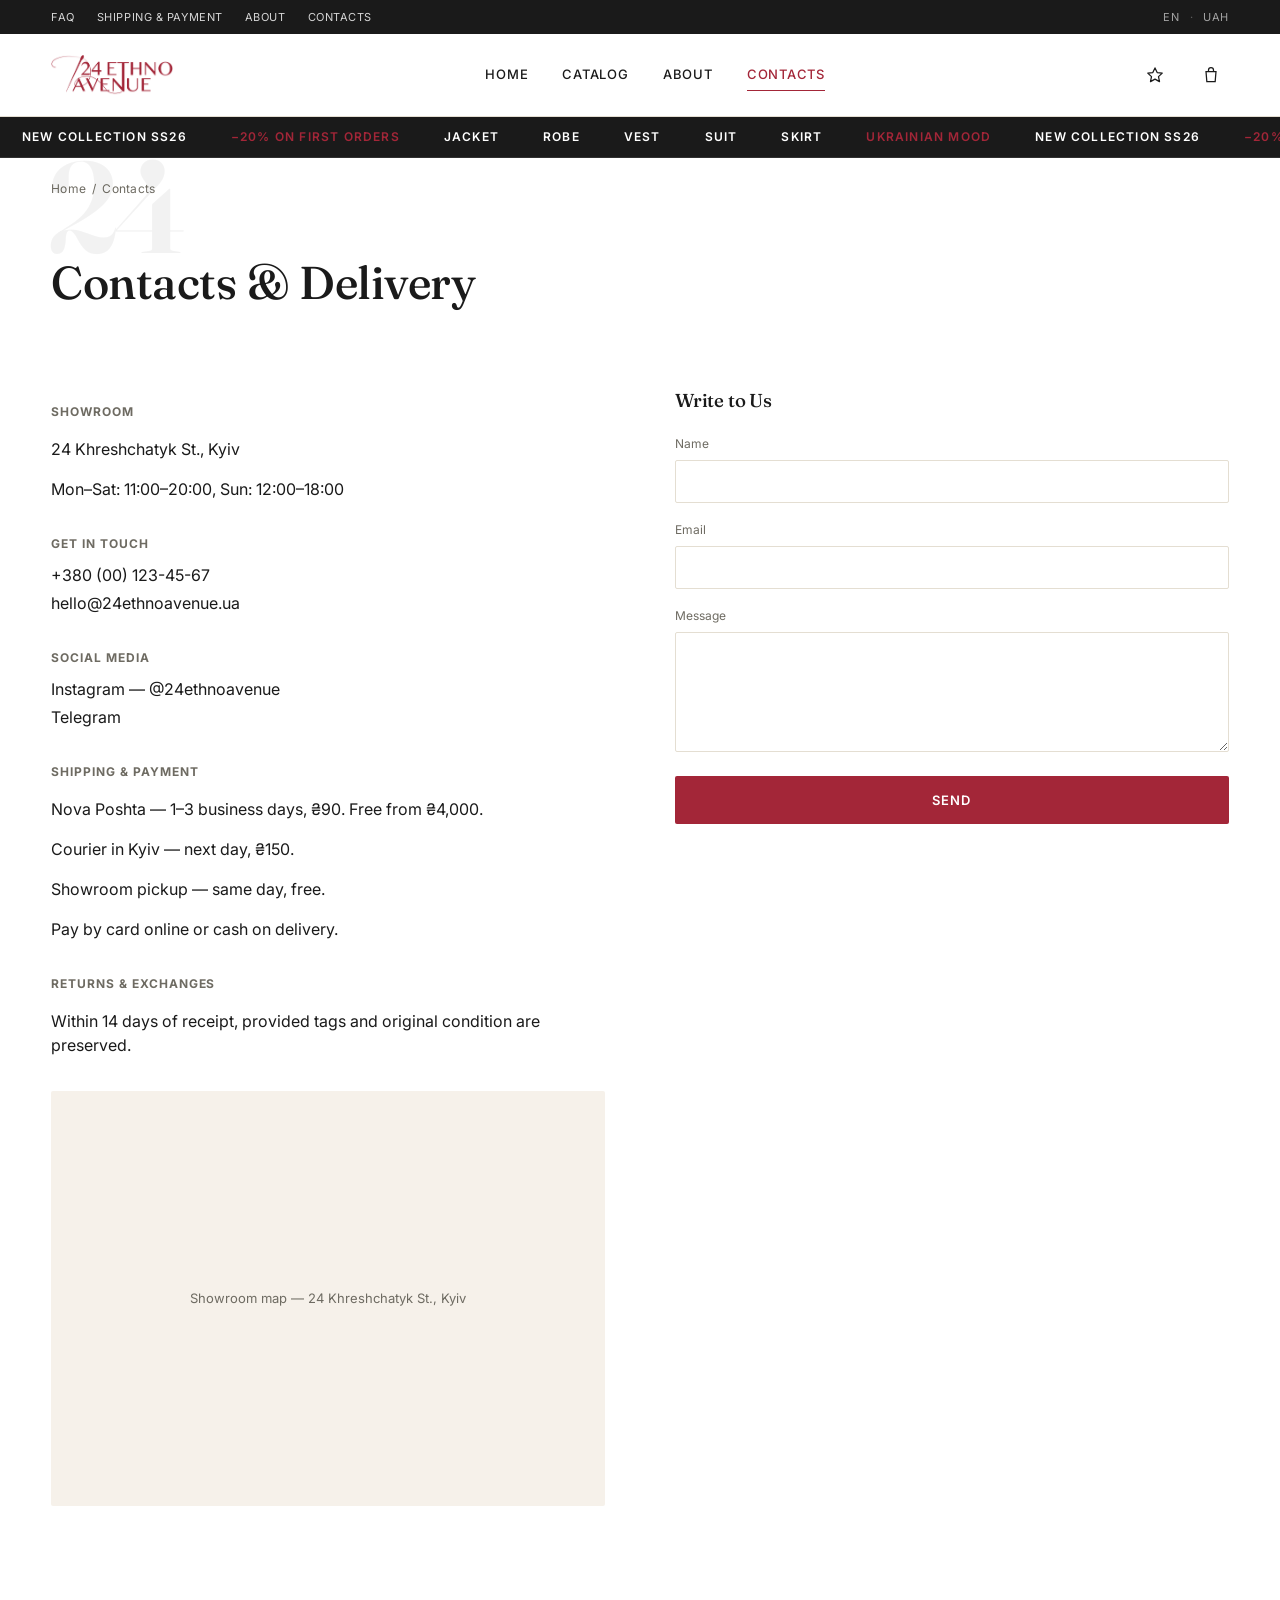
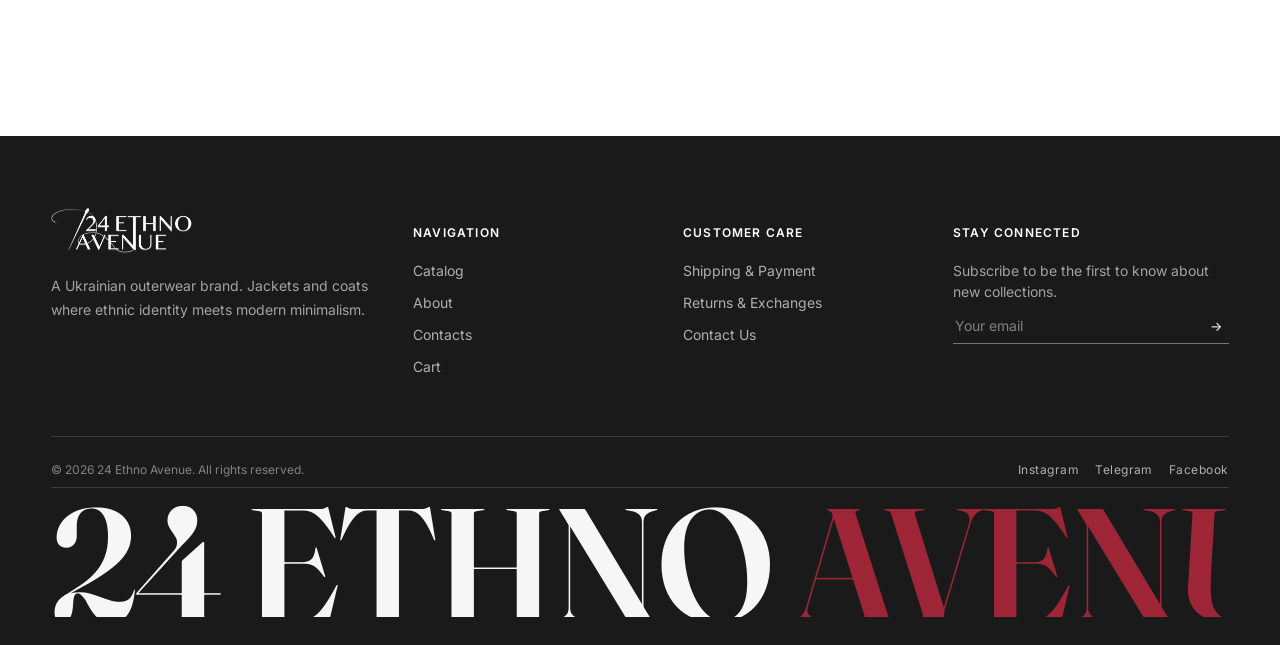
<file: contacts.html>
<!DOCTYPE html>
<html lang="en">
<head>
<meta charset="UTF-8">
<meta name="viewport" content="width=device-width, initial-scale=1.0">
<title>Contacts &amp; Delivery — Showroom in Kyiv | 24 Ethno Avenue</title>
<meta name="description" content="Visit the 24 Ethno Avenue showroom at 24 Khreshchatyk St., Kyiv, or get in touch. Nova Poshta delivery in 1–3 days, free from ₴4,000; returns within 14 days.">
<link rel="canonical" href="https://24ethnoavenue.ua/contacts.html">
<!-- TODO (SEO): replace https://24ethnoavenue.ua with the real production domain in canonical, og:url, og:image, robots.txt and sitemap.xml -->
<!-- Open Graph / link preview -->
<meta property="og:site_name" content="24 Ethno Avenue">
<meta property="og:type" content="website">
<meta property="og:locale" content="en_US">
<meta property="og:title" content="Contacts &amp; Delivery — Showroom in Kyiv | 24 Ethno Avenue">
<meta property="og:description" content="Visit the 24 Ethno Avenue showroom at 24 Khreshchatyk St., Kyiv, or get in touch. Nova Poshta delivery in 1–3 days, free from ₴4,000; returns within 14 days.">
<meta property="og:url" content="https://24ethnoavenue.ua/contacts.html">
<!-- TODO (og:image): upload a 1200×630 px JPG/PNG (under 1 MB) to /og-image.jpg — the file does not exist yet, link previews stay without a picture until it does -->
<meta property="og:image" content="https://24ethnoavenue.ua/og-image.jpg">
<meta property="og:image:width" content="1200">
<meta property="og:image:height" content="630">
<meta property="og:image:alt" content="24 Ethno Avenue — modern Ukrainian outerwear">
<!-- Twitter / X card -->
<meta name="twitter:card" content="summary_large_image">
<meta name="twitter:title" content="Contacts &amp; Delivery — Showroom in Kyiv | 24 Ethno Avenue">
<meta name="twitter:description" content="Visit the 24 Ethno Avenue showroom at 24 Khreshchatyk St., Kyiv, or get in touch. Nova Poshta delivery in 1–3 days, free from ₴4,000; returns within 14 days.">
<meta name="twitter:image" content="https://24ethnoavenue.ua/og-image.jpg">
<!-- Icons. TODO: PLACEHOLDER files (red square with "24") — replace favicon.ico, favicon.svg (any size, ideally 48×48+) and apple-touch-icon.png (180×180) in the site root with the real brand mark -->
<link rel="icon" href="favicon.ico" sizes="any">
<link rel="icon" href="favicon.svg" type="image/svg+xml">
<link rel="apple-touch-icon" href="apple-touch-icon.png">
<link rel="preconnect" href="https://fonts.googleapis.com">
<link rel="preconnect" href="https://fonts.gstatic.com" crossorigin>
<link href="https://fonts.googleapis.com/css2?family=Fraunces:opsz,wght@9..144,400;9..144,500;9..144,600&family=Inter:wght@400;500;600;700&display=swap" rel="stylesheet">
<link rel="stylesheet" href="style.css">
<!-- GA4: вставити тег тут -->
<!-- Meta Pixel: вставити тут -->
</head>
<body>

<div class="utility-bar">
  <div class="wrap utility-inner">
    <div class="utility-links">
      <a href="contacts.html">FAQ</a>
      <a href="contacts.html">Shipping &amp; Payment</a>
      <a href="about.html">About</a>
      <a href="contacts.html">Contacts</a>
    </div>
    <div class="utility-right">
      <span>EN</span><span class="dot">·</span><span>UAH</span>
    </div>
  </div>
</div>

<header class="site-header">
  <div class="wrap header-inner">
    <a href="index.html" class="logo"><img src="logo-red.png" width="1100" height="360" alt="24 Ethno Avenue" class="logo-img"></a>
    <nav class="main-nav">
      <a href="index.html">Home</a>
      <a href="catalog.html">Catalog</a>
      <a href="about.html">About</a>
      <a href="contacts.html" class="active">Contacts</a>
    </nav>
    <div class="header-actions">
      <button class="icon-btn nav-toggle" aria-label="Menu">
        <svg viewBox="0 0 24 24" fill="none" stroke="currentColor" stroke-width="1.6"><path d="M3 6h18M3 12h18M3 18h18"/></svg>
      </button>
      <a href="catalog.html?wishlist=1" class="icon-btn" title="Wishlist" aria-label="Wishlist">
        <svg viewBox="0 0 24 24" fill="none" stroke="currentColor" stroke-width="1.5"><path d="M12 3.5l2.6 5.6 6.1.7-4.5 4.2 1.2 6-5.4-3-5.4 3 1.2-6-4.5-4.2 6.1-.7L12 3.5Z" stroke-linejoin="round"/></svg>
        <span class="cart-count" data-wishlist-count style="display:none">0</span>
      </a>
      <a href="cart.html" class="icon-btn" title="Cart" aria-label="Cart">
        <svg viewBox="0 0 24 24" fill="none" stroke="currentColor" stroke-width="1.5"><path d="M6 8h12l-1 12H7L6 8Z"/><path d="M9 8V6a3 3 0 0 1 6 0v2"/></svg>
        <span class="cart-count" data-cart-count>0</span>
      </a>
    </div>
  </div>
</header>

<div class="ticker">
  <div class="ticker-track">
    <span>New Collection SS26</span><span class="accent">−20% on first orders</span><span>Jacket</span><span>Robe</span><span>Vest</span><span>Suit</span><span>Skirt</span><span class="accent">Ukrainian Mood</span>
    <span>New Collection SS26</span><span class="accent">−20% on first orders</span><span>Jacket</span><span>Robe</span><span>Vest</span><span>Suit</span><span>Skirt</span><span class="accent">Ukrainian Mood</span>
  </div>
</div>


<div class="wrap">
  <div class="breadcrumb"><a href="index.html">Home</a><span class="sep">/</span>Contacts</div>
  <div class="page-intro"><span class="ghost-24">24</span><h1>Contacts &amp; Delivery</h1></div>

  <div class="contacts-layout">
    <div>
      <div class="contact-block">
        <h4>Showroom</h4>
        <p>24 Khreshchatyk St., Kyiv</p>
        <p>Mon–Sat: 11:00–20:00, Sun: 12:00–18:00</p>
      </div>
      <div class="contact-block">
        <h4>Get in Touch</h4>
        <a href="tel:+380001234567">+380 (00) 123-45-67</a>
        <a href="mailto:hello@24ethnoavenue.ua">hello@24ethnoavenue.ua</a>
      </div>
      <div class="contact-block">
        <h4>Social Media</h4>
        <a href="https://instagram.com/24ethnoavenue" target="_blank" rel="noopener noreferrer">Instagram — @24ethnoavenue</a>
        <a href="#">Telegram</a>
      </div>
      <div class="contact-block">
        <h4>Shipping &amp; Payment</h4>
        <p>Nova Poshta — 1–3 business days, ₴90. Free from ₴4,000.</p>
        <p>Courier in Kyiv — next day, ₴150.</p>
        <p>Showroom pickup — same day, free.</p>
        <p>Pay by card online or cash on delivery.</p>
      </div>
      <div class="contact-block">
        <h4>Returns &amp; Exchanges</h4>
        <p>Within 14 days of receipt, provided tags and original condition are preserved.</p>
      </div>
      <div class="map-embed">Showroom map — 24 Khreshchatyk St., Kyiv</div>
    </div>

    <!-- TODO: contact form is front-end only (shows a thank-you toast, nothing is sent). Connect a handler (Formspree / Netlify Forms / own backend): add action="…" method="post" and remove the preventDefault script below -->
    <form class="contact-form">
      <h3 style="margin-bottom:20px;">Write to Us</h3>
      <div class="field"><label for="ct-name">Name</label><input type="text" id="ct-name" name="name" autocomplete="name" required></div>
      <div class="field"><label for="ct-email">Email</label><input type="email" id="ct-email" name="email" autocomplete="email" required></div>
      <div class="field"><label for="ct-message">Message</label><textarea id="ct-message" name="message" required></textarea></div>
      <button type="submit" class="btn btn-accent btn-block">Send</button>
    </form>
  </div>
</div>

<footer class="site-footer">
  <div class="wrap">
    <div class="footer-grid">
      <div class="footer-brand">
        <div class="logo"><img src="logo-white.png" width="1100" height="360" loading="lazy" decoding="async" alt="24 Ethno Avenue" class="logo-img footer-logo-img"></div>
        <p>A Ukrainian outerwear brand. Jackets and coats where ethnic identity meets modern minimalism.</p>
      </div>
      <div class="footer-col">
        <h4>Navigation</h4>
        <a href="catalog.html">Catalog</a>
        <a href="about.html">About</a>
        <a href="contacts.html">Contacts</a>
        <a href="cart.html">Cart</a>
      </div>
      <div class="footer-col">
        <h4>Customer Care</h4>
        <a href="contacts.html">Shipping &amp; Payment</a>
        <a href="contacts.html">Returns &amp; Exchanges</a>
        <a href="contacts.html">Contact Us</a>
      </div>
      <div class="footer-col">
        <h4>Stay Connected</h4>
        <p style="color:rgba(255,255,255,.6);margin-bottom:14px;">Subscribe to be the first to know about new collections.</p>
        <!-- TODO: newsletter form is front-end only — connect it to your email service (Mailchimp / Brevo / …) -->
        <form class="footer-form">
          <input type="email" name="email" placeholder="Your email" aria-label="Your email" autocomplete="email" required>
          <button type="submit" aria-label="Subscribe">→</button>
        </form>
      </div>
    </div>
    <div class="footer-bottom">
      <span>© 2026 24 Ethno Avenue. All rights reserved.</span>
      <div class="social-row">
        <a href="https://instagram.com/24ethnoavenue" target="_blank" rel="noopener noreferrer">Instagram</a>
        <a href="#">Telegram</a>
        <a href="#">Facebook</a>
      </div>
    </div>
    <div class="footer-wordmark">
      <div class="word">24 ETHNO <span class="accent">AVENUE</span></div>
    </div>
  </div>
</footer>

<script src="data.js"></script>
<script src="main.js"></script>
<script>
document.querySelector('.contact-form').addEventListener('submit', function(e){
  e.preventDefault();
  showToast('Thank you! We\'ll get back to you shortly.');
  this.reset();
});
</script>
</body>
</html>
</file>
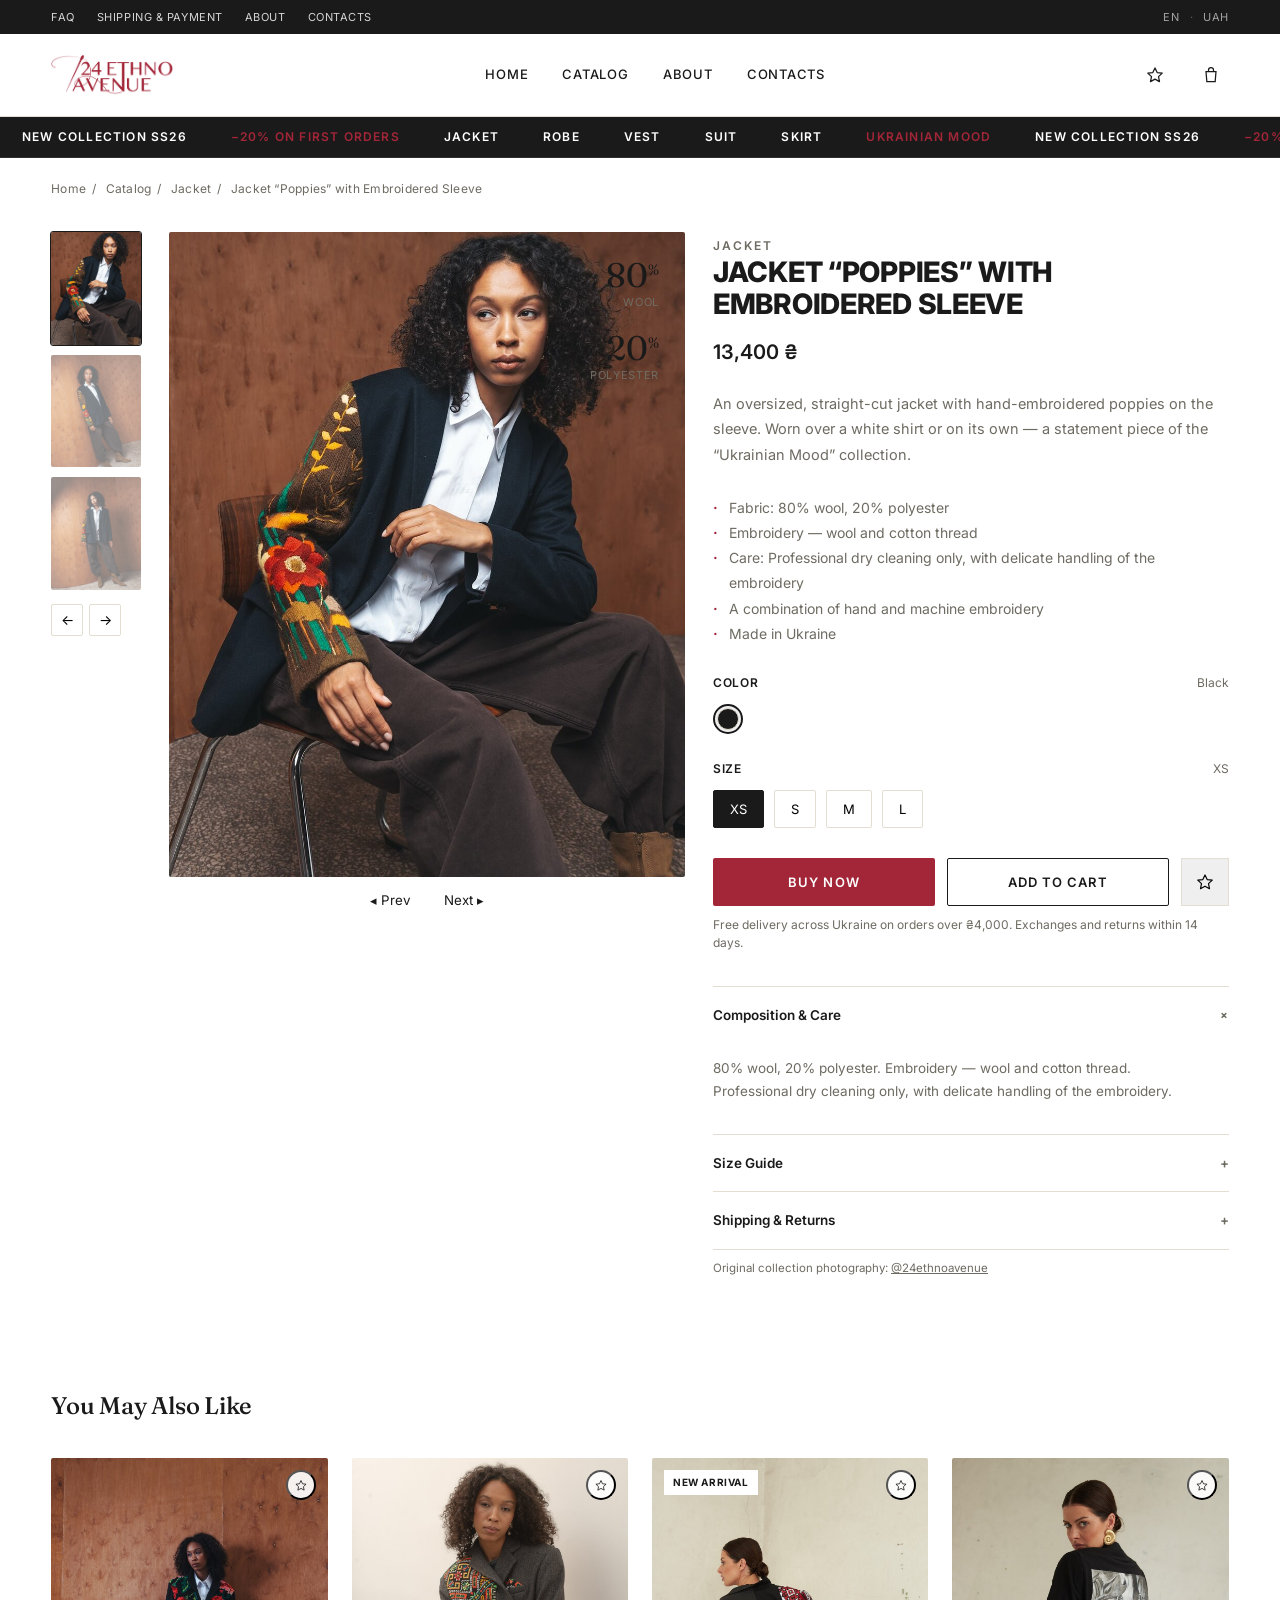
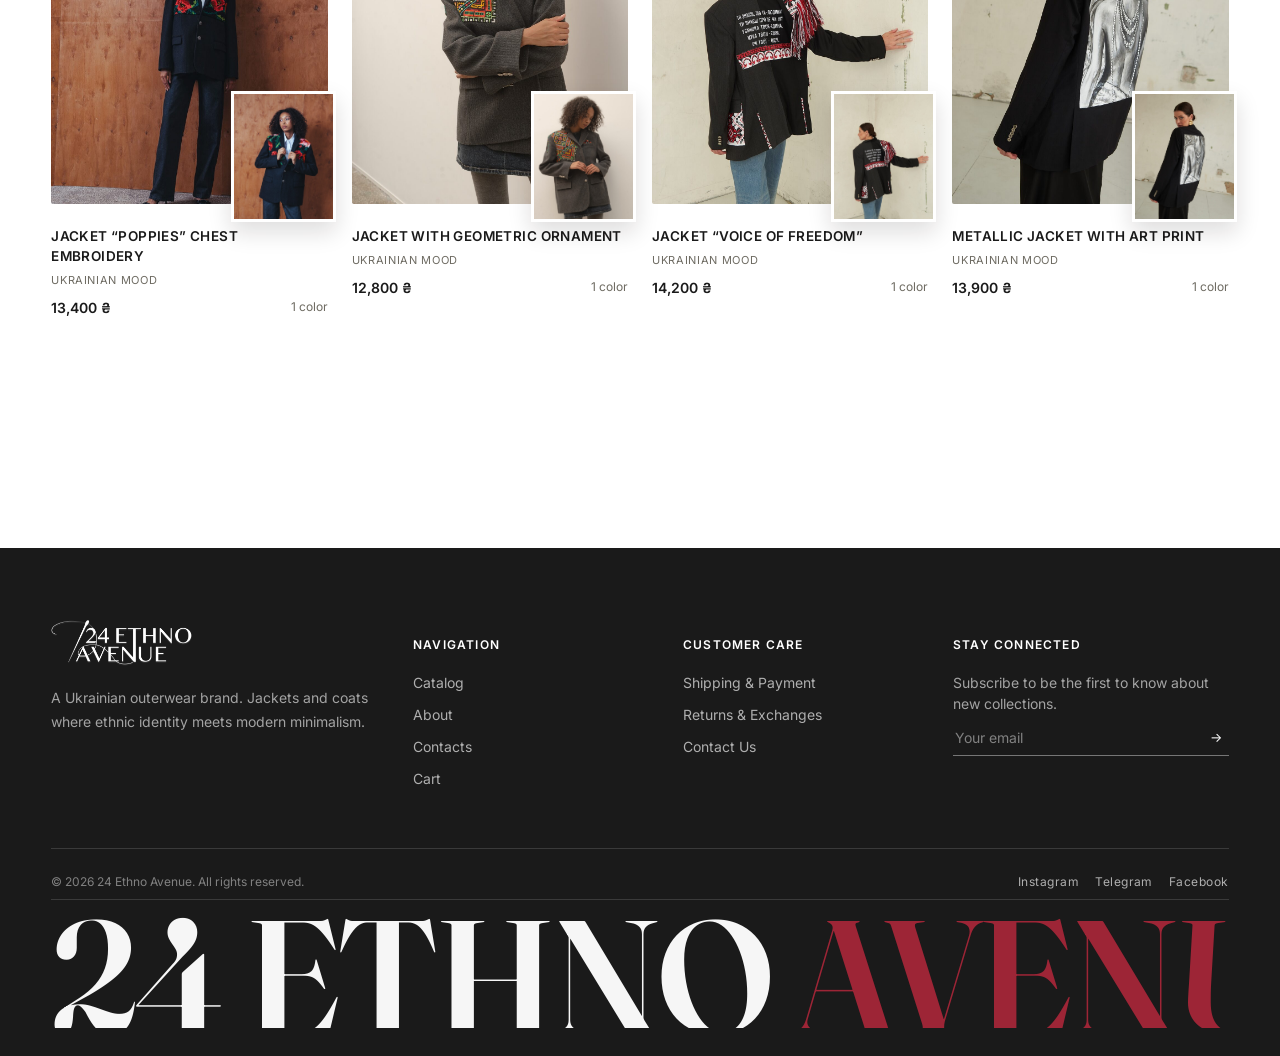
<file: product.html>
<!DOCTYPE html>
<html lang="en">
<head>
<meta charset="UTF-8">
<meta name="viewport" content="width=device-width, initial-scale=1.0">
<title>Product Details — 24 Ethno Avenue</title>
<meta name="description" content="Details, sizes, colors and care for outerwear from 24 Ethno Avenue. Free delivery over ₴4,000, exchanges and returns within 14 days.">
<link rel="canonical" href="https://24ethnoavenue.ua/product.html">
<!-- TODO (SEO): replace https://24ethnoavenue.ua with the real production domain in canonical, og:url, og:image, robots.txt and sitemap.xml -->
<!-- Open Graph / link preview -->
<meta property="og:site_name" content="24 Ethno Avenue">
<meta property="og:type" content="website">
<meta property="og:locale" content="en_US">
<meta property="og:title" content="Product Details — 24 Ethno Avenue">
<meta property="og:description" content="Details, sizes, colors and care for outerwear from 24 Ethno Avenue. Free delivery over ₴4,000, exchanges and returns within 14 days.">
<meta property="og:url" content="https://24ethnoavenue.ua/product.html">
<!-- TODO (og:image): upload a 1200×630 px JPG/PNG (under 1 MB) to /og-image.jpg — the file does not exist yet, link previews stay without a picture until it does -->
<meta property="og:image" content="https://24ethnoavenue.ua/og-image.jpg">
<meta property="og:image:width" content="1200">
<meta property="og:image:height" content="630">
<meta property="og:image:alt" content="24 Ethno Avenue — modern Ukrainian outerwear">
<!-- Twitter / X card -->
<meta name="twitter:card" content="summary_large_image">
<meta name="twitter:title" content="Product Details — 24 Ethno Avenue">
<meta name="twitter:description" content="Details, sizes, colors and care for outerwear from 24 Ethno Avenue. Free delivery over ₴4,000, exchanges and returns within 14 days.">
<meta name="twitter:image" content="https://24ethnoavenue.ua/og-image.jpg">
<!-- Icons. TODO: PLACEHOLDER files (red square with "24") — replace favicon.ico, favicon.svg (any size, ideally 48×48+) and apple-touch-icon.png (180×180) in the site root with the real brand mark -->
<link rel="icon" href="favicon.ico" sizes="any">
<link rel="icon" href="favicon.svg" type="image/svg+xml">
<link rel="apple-touch-icon" href="apple-touch-icon.png">
<link rel="preconnect" href="https://fonts.googleapis.com">
<link rel="preconnect" href="https://fonts.gstatic.com" crossorigin>
<link href="https://fonts.googleapis.com/css2?family=Fraunces:opsz,wght@9..144,400;9..144,500;9..144,600&family=Inter:wght@400;500;600;700&display=swap" rel="stylesheet">
<link rel="stylesheet" href="style.css">
<!-- GA4: вставити тег тут -->
<!-- Meta Pixel: вставити тут -->
</head>
<body>

<div class="utility-bar">
  <div class="wrap utility-inner">
    <div class="utility-links">
      <a href="contacts.html">FAQ</a>
      <a href="contacts.html">Shipping &amp; Payment</a>
      <a href="about.html">About</a>
      <a href="contacts.html">Contacts</a>
    </div>
    <div class="utility-right">
      <span>EN</span><span class="dot">·</span><span>UAH</span>
    </div>
  </div>
</div>

<header class="site-header">
  <div class="wrap header-inner">
    <a href="index.html" class="logo"><img src="logo-red.png" width="1100" height="360" alt="24 Ethno Avenue" class="logo-img"></a>
    <nav class="main-nav">
      <a href="index.html">Home</a>
      <a href="catalog.html">Catalog</a>
      <a href="about.html">About</a>
      <a href="contacts.html">Contacts</a>
    </nav>
    <div class="header-actions">
      <button class="icon-btn nav-toggle" aria-label="Menu">
        <svg viewBox="0 0 24 24" fill="none" stroke="currentColor" stroke-width="1.6"><path d="M3 6h18M3 12h18M3 18h18"/></svg>
      </button>
      <a href="catalog.html?wishlist=1" class="icon-btn" title="Wishlist" aria-label="Wishlist">
        <svg viewBox="0 0 24 24" fill="none" stroke="currentColor" stroke-width="1.5"><path d="M12 3.5l2.6 5.6 6.1.7-4.5 4.2 1.2 6-5.4-3-5.4 3 1.2-6-4.5-4.2 6.1-.7L12 3.5Z" stroke-linejoin="round"/></svg>
        <span class="cart-count" data-wishlist-count style="display:none">0</span>
      </a>
      <a href="cart.html" class="icon-btn" title="Cart" aria-label="Cart">
        <svg viewBox="0 0 24 24" fill="none" stroke="currentColor" stroke-width="1.5"><path d="M6 8h12l-1 12H7L6 8Z"/><path d="M9 8V6a3 3 0 0 1 6 0v2"/></svg>
        <span class="cart-count" data-cart-count>0</span>
      </a>
    </div>
  </div>
</header>

<div class="ticker">
  <div class="ticker-track">
    <span>New Collection SS26</span><span class="accent">−20% on first orders</span><span>Jacket</span><span>Robe</span><span>Vest</span><span>Suit</span><span>Skirt</span><span class="accent">Ukrainian Mood</span>
    <span>New Collection SS26</span><span class="accent">−20% on first orders</span><span>Jacket</span><span>Robe</span><span>Vest</span><span>Suit</span><span>Skirt</span><span class="accent">Ukrainian Mood</span>
  </div>
</div>


<div class="wrap">
  <div class="breadcrumb">
    <a href="index.html">Home</a><span class="sep">/</span>
    <a href="catalog.html">Catalog</a><span class="sep">/</span>
    <a href="#" data-breadcrumb-cat></a><span class="sep">/</span>
    <span data-breadcrumb-name></span>
  </div>
  <div class="product-detail" id="productRoot"></div>

  <section style="padding-bottom:110px;">
    <h3 class="related-title">You May Also Like</h3>
    <div class="product-grid" id="relatedGrid"></div>
  </section>
</div>

<footer class="site-footer">
  <div class="wrap">
    <div class="footer-grid">
      <div class="footer-brand">
        <div class="logo"><img src="logo-white.png" width="1100" height="360" loading="lazy" decoding="async" alt="24 Ethno Avenue" class="logo-img footer-logo-img"></div>
        <p>A Ukrainian outerwear brand. Jackets and coats where ethnic identity meets modern minimalism.</p>
      </div>
      <div class="footer-col">
        <h4>Navigation</h4>
        <a href="catalog.html">Catalog</a>
        <a href="about.html">About</a>
        <a href="contacts.html">Contacts</a>
        <a href="cart.html">Cart</a>
      </div>
      <div class="footer-col">
        <h4>Customer Care</h4>
        <a href="contacts.html">Shipping &amp; Payment</a>
        <a href="contacts.html">Returns &amp; Exchanges</a>
        <a href="contacts.html">Contact Us</a>
      </div>
      <div class="footer-col">
        <h4>Stay Connected</h4>
        <p style="color:rgba(255,255,255,.6);margin-bottom:14px;">Subscribe to be the first to know about new collections.</p>
        <!-- TODO: newsletter form is front-end only — connect it to your email service (Mailchimp / Brevo / …) -->
        <form class="footer-form">
          <input type="email" name="email" placeholder="Your email" aria-label="Your email" autocomplete="email" required>
          <button type="submit" aria-label="Subscribe">→</button>
        </form>
      </div>
    </div>
    <div class="footer-bottom">
      <span>© 2026 24 Ethno Avenue. All rights reserved.</span>
      <div class="social-row">
        <a href="https://instagram.com/24ethnoavenue" target="_blank" rel="noopener noreferrer">Instagram</a>
        <a href="#">Telegram</a>
        <a href="#">Facebook</a>
      </div>
    </div>
    <div class="footer-wordmark">
      <div class="word">24 ETHNO <span class="accent">AVENUE</span></div>
    </div>
  </div>
</footer>

<script src="data.js"></script>
<script src="main.js"></script>
</body>
</html>
</file>
<file: style.css>
/* ==========================================================================
   24 ETHNO AVENUE — design system
   ========================================================================== */

:root {
  --white: #FFFFFF;
  --section: #F6F1EA;
  --pastel-2: #ECE6DC;
  --ink: #1A1A1A;
  --muted: #6E6B62;
  --line: #E4DED2;
  --red: #A32638;
  --red-hover: #861E2D;
  --red-light: #F4E3E6;

  --font-display: "Fraunces", Georgia, serif;
  --font-body: "Inter", -apple-system, BlinkMacSystemFont, sans-serif;

  --maxw: 1360px;
  --gutter: clamp(20px, 4vw, 64px);
}

* { box-sizing: border-box; }
html { scroll-behavior: smooth; }
body {
  margin: 0;
  font-family: var(--font-body);
  color: var(--ink);
  background: var(--white);
  -webkit-font-smoothing: antialiased;
  font-size: 16px;
  line-height: 1.5;
}
img { max-width: 100%; height: auto; display: block; }
a { color: inherit; text-decoration: none; }
button { font-family: inherit; cursor: pointer; }
ul { margin: 0; padding: 0; list-style: none; }
input, select, textarea { font-family: inherit; font-size: inherit; }

.wrap {
  max-width: var(--maxw);
  margin: 0 auto;
  padding: 0 var(--gutter);
}

.eyebrow {
  font-size: 12px;
  letter-spacing: 0.16em;
  text-transform: uppercase;
  color: var(--muted);
  font-weight: 600;
}

h1, h2, h3, .display {
  font-family: var(--font-display);
  font-weight: 500;
  letter-spacing: -0.01em;
  margin: 0;
}

.btn {
  display: inline-flex;
  align-items: center;
  justify-content: center;
  gap: 8px;
  padding: 15px 30px;
  border-radius: 2px;
  font-size: 13px;
  letter-spacing: 0.08em;
  text-transform: uppercase;
  font-weight: 600;
  border: 1px solid transparent;
  transition: all 0.25s ease;
  white-space: nowrap;
}
.btn-primary { background: var(--ink); color: var(--white); }
.btn-primary:hover { background: var(--red); }
.btn-accent { background: var(--red); color: var(--white); }
.btn-accent:hover { background: var(--red-hover); }
.btn-outline { background: transparent; color: var(--ink); border-color: var(--ink); }
.btn-outline:hover { background: var(--ink); color: var(--white); }
.btn-ghost { background: transparent; color: var(--white); border-color: rgba(255,255,255,0.7); }
.btn-ghost:hover { background: var(--white); color: var(--ink); }
.btn-block { width: 100%; }
.btn[disabled] { opacity: 0.4; cursor: not-allowed; }

/* ---------------- Announcement bar ---------------- */
.announce {
  background: var(--ink);
  color: var(--white);
  text-align: center;
  font-size: 12px;
  letter-spacing: 0.08em;
  text-transform: uppercase;
  padding: 9px var(--gutter);
}

/* ---------------- Header ---------------- */
.site-header {
  position: sticky;
  top: 0;
  z-index: 100;
  background: rgba(255,255,255,0.92);
  backdrop-filter: blur(10px);
  border-bottom: 1px solid var(--line);
}
.header-inner {
  display: flex;
  align-items: center;
  justify-content: space-between;
  height: 82px;
  gap: 24px;
}
.logo {
  font-family: var(--font-display);
  font-size: 21px;
  letter-spacing: 0.04em;
  font-weight: 600;
  white-space: nowrap;
}
.logo span { color: var(--red); }
.logo-img { height: 40px; width: auto; display: block; }
.main-nav {
  display: flex;
  gap: 34px;
}
.main-nav a {
  font-size: 13px;
  letter-spacing: 0.06em;
  text-transform: uppercase;
  font-weight: 500;
  position: relative;
  padding: 6px 0;
}
.main-nav a::after {
  content: "";
  position: absolute;
  left: 0; right: 0; bottom: 0;
  height: 1px;
  background: var(--red);
  transform: scaleX(0);
  transition: transform 0.25s ease;
}
.main-nav a:hover::after, .main-nav a.active::after { transform: scaleX(1); }
.main-nav a.active { color: var(--red); }

.header-actions { display: flex; align-items: center; gap: 20px; }
.icon-btn {
  position: relative;
  display: inline-flex;
  align-items: center;
  justify-content: center;
  width: 36px; height: 36px;
}
.icon-btn svg { width: 20px; height: 20px; }
.cart-count {
  position: absolute;
  top: -2px; right: -4px;
  background: var(--red);
  color: var(--white);
  font-size: 10px;
  font-weight: 700;
  width: 17px; height: 17px;
  border-radius: 50%;
  display: flex; align-items: center; justify-content: center;
}
.nav-toggle { display: none; }

/* ---------------- Footer ---------------- */
.site-footer {
  background: var(--ink);
  color: rgba(255,255,255,0.8);
  padding: 72px 0 28px;
  margin-top: 120px;
}
.footer-grid {
  display: grid;
  grid-template-columns: 1.4fr 1fr 1fr 1.2fr;
  gap: 40px;
  padding-bottom: 48px;
  border-bottom: 1px solid rgba(255,255,255,0.14);
}
.footer-brand .logo { color: var(--white); }
.footer-brand .footer-logo-img { height: 46px; }
.footer-brand p { font-size: 14px; line-height: 1.7; margin-top: 14px; max-width: 320px; color: rgba(255,255,255,0.6); }
.footer-col h4 {
  font-family: var(--font-body);
  font-size: 12px;
  letter-spacing: 0.1em;
  text-transform: uppercase;
  color: var(--white);
  margin-bottom: 18px;
  font-weight: 600;
}
.footer-col a, .footer-col p { display: block; font-size: 14px; color: rgba(255,255,255,0.65); margin-bottom: 11px; }
.footer-col a:hover { color: var(--white); }
.footer-form { display: flex; margin-top: 6px; border-bottom: 1px solid rgba(255,255,255,0.4); padding-bottom: 8px; }
.footer-form input {
  flex: 1; background: transparent; border: none; color: var(--white); font-size: 14px; outline: none;
}
.footer-form input::placeholder { color: rgba(255,255,255,0.45); }
.footer-form button { background: transparent; border: none; color: var(--white); font-size: 13px; letter-spacing: 0.06em; text-transform: uppercase; }
.footer-bottom {
  display: flex; justify-content: space-between; align-items: center;
  padding-top: 24px; font-size: 12px; color: rgba(255,255,255,0.45);
}
.social-row { display: flex; gap: 16px; }
.social-row a { font-size: 12px; letter-spacing: 0.04em; color: rgba(255,255,255,0.65); }
.social-row a:hover { color: var(--white); }

/* ---------------- Footer giant wordmark ---------------- */
.footer-wordmark {
  position: relative;
  overflow: hidden;
  margin-top: 8px;
  border-top: 1px solid rgba(255,255,255,0.14);
  padding-top: 10px;
}
.footer-wordmark .word {
  font-family: var(--font-display);
  font-weight: 600;
  font-size: clamp(64px, 12.5vw, 200px);
  line-height: 0.82;
  color: var(--white);
  white-space: nowrap;
  letter-spacing: -0.02em;
  margin: 0 0 -0.08em -0.01em;
  opacity: 0.96;
}
.footer-wordmark .word .accent { color: var(--red); }

/* ---------------- Hero ---------------- */
.hero {
  display: grid;
  grid-template-columns: 1.05fr 0.95fr;
  align-items: stretch;
  min-height: 640px;
}
.hero-media { position: relative; overflow: hidden; }
.hero-media img { width: 100%; height: 100%; object-fit: cover; min-height: 480px; }
.hero-copy {
  background: var(--section);
  display: flex; flex-direction: column; justify-content: center;
  padding: clamp(32px, 6vw, 90px);
  gap: 22px;
}
.hero-copy h1 {
  font-size: clamp(38px, 5vw, 64px);
  line-height: 1.02;
}
.hero-copy p { color: var(--muted); font-size: 16px; max-width: 420px; line-height: 1.7; }
.hero-cta { display: flex; gap: 14px; flex-wrap: wrap; margin-top: 6px; }

/* ---------------- Ghost numeral watermark ---------------- */
.ghost-24 {
  position: absolute;
  font-family: var(--font-display);
  font-weight: 600;
  color: var(--ink);
  opacity: 0.05;
  line-height: 0.75;
  letter-spacing: -0.04em;
  pointer-events: none;
  user-select: none;
  z-index: 0;
  white-space: nowrap;
}
.ghost-24.on-dark { color: var(--white); opacity: 0.07; }

/* ---------------- Hero v2 (editorial, overlapping) ---------------- */
.hero-v2 {
  display: grid;
  grid-template-columns: 300px 1fr;
  gap: 0;
  border-bottom: 1px solid var(--line);
}
.hero-v2-side {
  position: relative;
  padding: 48px 40px 40px;
  display: flex; flex-direction: column; gap: 26px;
  background: var(--section);
  overflow: hidden;
}
.hero-v2-side .ghost-24 { font-size: 220px; top: -40px; left: -30px; }
.hero-quicklinks { display: flex; flex-direction: column; gap: 12px; position: relative; z-index: 1; }
.hero-quicklinks a { font-size: 13px; letter-spacing: 0.04em; font-weight: 500; padding-bottom: 4px; border-bottom: 1px solid transparent; }
.hero-quicklinks a:hover { border-color: var(--ink); }
.hero-v2-thumbs { display: flex; gap: 8px; position: relative; z-index: 1; margin-top: auto; }
.hero-v2-thumbs img { width: 33.33%; aspect-ratio: 3/4; object-fit: cover; border-radius: 2px; }
.hero-v2-note { font-size: 13px; color: var(--muted); line-height: 1.6; position: relative; z-index: 1; }

.hero-v2-media { position: relative; overflow: hidden; min-height: 560px; background: var(--ink); }
.hero-v2-media > img { width: 100%; height: 100%; object-fit: cover; position: absolute; inset: 0; }
.hero-v2-wishlist {
  position: absolute; top: 24px; right: 28px; z-index: 3;
  width: 40px; height: 40px; border-radius: 50%; border: none;
  background: rgba(255,255,255,0.16); backdrop-filter: blur(6px);
  display: flex; align-items: center; justify-content: center; color: var(--white);
}
.hero-v2-wishlist svg { width: 18px; height: 18px; fill: none; }
.hero-v2-wishlist.active svg { fill: var(--white); stroke: var(--white); }
.hero-v2-wishlist:hover { background: rgba(255,255,255,0.28); }
.hero-v2-stats {
  position: absolute; top: 90px; right: 28px; z-index: 3;
  display: flex; flex-direction: column; gap: 24px; text-align: right;
}
.hero-v2-stats .stat-num { display: block; font-family: var(--font-display); font-size: 46px; color: var(--white); line-height: 1; }
.hero-v2-stats .stat-num sup { font-size: 20px; top: -0.6em; }
.hero-v2-stats .stat-label { display: block; font-size: 12px; letter-spacing: 0.08em; text-transform: uppercase; color: rgba(255,255,255,0.75); margin-top: 4px; }
.hero-v2-title {
  position: absolute; left: 28px; right: 28px; bottom: 28px; z-index: 3;
}
.hero-v2-title h1 {
  font-size: clamp(48px, 7vw, 96px);
  line-height: 0.94;
  color: var(--white);
}
.hero-v2-title .sub { font-size: clamp(18px, 2vw, 26px); font-family: var(--font-display); font-style: italic; color: rgba(255,255,255,0.85); }
.hero-v2-media::after {
  content: ""; position: absolute; inset: 0; z-index: 2;
  background: linear-gradient(180deg, rgba(0,0,0,0.05) 40%, rgba(0,0,0,0.55) 100%);
}

/* ---------------- Section heading ---------------- */
.section { padding: 90px 0; }
.section-tight { padding: 56px 0; }
.section-head {
  position: relative;
  display: flex; justify-content: space-between; align-items: flex-end;
  margin-bottom: 44px; gap: 24px; flex-wrap: wrap;
}
.section-head h2 { font-size: clamp(32px, 4.4vw, 56px); position: relative; z-index: 1; }
.section-head .eyebrow { margin-bottom: 10px; display: block; position: relative; z-index: 1; }
.section-head .ghost-24 { font-size: 160px; top: -60px; left: -6px; }
.link-arrow { font-size: 13px; letter-spacing: 0.06em; text-transform: uppercase; font-weight: 600; border-bottom: 1px solid var(--ink); padding-bottom: 3px; position: relative; z-index: 1; }
.link-arrow:hover { color: var(--red); border-color: var(--red); }

/* ---------------- Category grid ---------------- */
.cat-grid { display: grid; grid-template-columns: repeat(5, 1fr); gap: 18px; }
@media (max-width: 1100px) { .cat-grid { grid-template-columns: repeat(3, 1fr); } }
@media (max-width: 640px) { .cat-grid { grid-template-columns: repeat(2, 1fr); } }
.cat-card { position: relative; aspect-ratio: 3/4; overflow: hidden; border-radius: 2px; }
.cat-card img { width: 100%; height: 100%; object-fit: cover; transition: transform 0.6s ease; }
.cat-card:hover img { transform: scale(1.06); }
.cat-card .cat-label {
  position: absolute; left: 18px; bottom: 18px; color: var(--white);
  font-size: 15px; letter-spacing: 0.04em; font-weight: 600;
  text-shadow: 0 2px 10px rgba(0,0,0,0.35);
}
.cat-card::after {
  content: ""; position: absolute; inset: 0;
  background: linear-gradient(180deg, rgba(0,0,0,0) 55%, rgba(0,0,0,0.45) 100%);
}

/* ---------------- Product grid & cards ---------------- */
.product-grid { display: grid; grid-template-columns: repeat(4, 1fr); gap: 38px 24px; }
.product-card { display: block; }
.product-thumb { position: relative; aspect-ratio: 4/5; overflow: visible; }
.product-thumb .thumb-clip { position: relative; width: 100%; height: 100%; overflow: hidden; background: var(--section); border-radius: 2px; }
.product-thumb .thumb-clip img { width: 100%; height: 100%; object-fit: cover; transition: opacity 0.4s ease; }
.product-thumb .thumb-clip img.img-alt { position: absolute; inset: 0; opacity: 0; }
.product-card:hover .img-alt { opacity: 1; }
.product-badges { position: absolute; top: 12px; left: 12px; display: flex; gap: 6px; z-index: 2; }
.badge { font-size: 10px; letter-spacing: 0.06em; text-transform: uppercase; font-weight: 700; padding: 5px 9px; background: var(--white); }
.badge-new { color: var(--ink); }
.badge-sale { background: var(--red); color: var(--white); }
.wishlist-btn {
  position: absolute; top: 12px; right: 12px; width: 32px; height: 32px; z-index: 2;
  background: rgba(255,255,255,0.9); border-radius: 50%;
  display: flex; align-items: center; justify-content: center;
  opacity: 0; transition: opacity 0.25s ease;
}
.product-card:hover .wishlist-btn { opacity: 1; }
.wishlist-btn svg { width: 16px; height: 16px; }
.thumb-inset {
  position: absolute; z-index: 2;
  width: 38%; aspect-ratio: 4/5;
  right: -8px; bottom: -18px;
  border: 3px solid var(--white);
  overflow: hidden;
  box-shadow: 0 10px 22px rgba(20,16,14,0.14);
  background: var(--section);
  transition: transform 0.3s ease;
}
.thumb-inset img { width: 100%; height: 100%; object-fit: cover; }
.product-card:hover .thumb-inset { transform: translateY(-6px); }
.product-info { padding-top: 22px; }
.product-info .p-name { font-size: 13.5px; font-weight: 600; margin-bottom: 6px; text-transform: uppercase; letter-spacing: 0.03em; }
.product-info .p-meta { display: flex; justify-content: space-between; align-items: center; }
.p-price { font-size: 14px; font-weight: 600; }
.p-price .old { color: var(--muted); text-decoration: line-through; font-weight: 400; margin-right: 6px; font-size: 13px; }
.p-colors { font-size: 12px; color: var(--muted); }

/* ---------------- Instagram feed ---------------- */
.insta-head { display: flex; align-items: center; gap: 12px; justify-content: center; margin-bottom: 40px; flex-direction: column; text-align: center; }
.insta-grid { display: grid; grid-template-columns: repeat(5, 1fr); gap: 6px; }
.insta-tile { position: relative; aspect-ratio: 1/1; overflow: hidden; }
.insta-tile img { width: 100%; height: 100%; object-fit: cover; transition: transform 0.5s ease; }
.insta-tile:hover img { transform: scale(1.08); }
.insta-tile .insta-icon {
  position: absolute; inset: 0; display: flex; align-items: center; justify-content: center;
  background: rgba(26,20,18,0.0); transition: background 0.25s ease; opacity: 0;
}
.insta-tile:hover .insta-icon { opacity: 1; background: rgba(26,20,18,0.35); }
.insta-tile .insta-icon svg { width: 22px; height: 22px; stroke: white; }

/* ---------------- Brand strip ---------------- */
.brand-strip {
  background: var(--section);
  padding: 90px 0;
}
.brand-strip .wrap { display: grid; grid-template-columns: 1fr 1fr; gap: 60px; align-items: center; }
.brand-strip .display { font-size: clamp(24px, 2.6vw, 32px); line-height: 1.35; }
.brand-strip img { border-radius: 2px; aspect-ratio: 4/3; object-fit: cover; }

/* ---------------- Breadcrumb ---------------- */
.breadcrumb { font-size: 12px; color: var(--muted); padding: 22px 0 0; letter-spacing: 0.02em; }
.breadcrumb a:hover { color: var(--ink); }
.breadcrumb .sep { margin: 0 6px; }

/* ---------------- Catalog layout ---------------- */
.catalog-head { padding: 30px 0 34px; position: relative; }
.catalog-head h1 { font-size: clamp(30px, 4vw, 46px); position: relative; z-index: 1; }
.catalog-head .count { color: var(--muted); font-size: 14px; margin-top: 8px; position: relative; z-index: 1; }
.catalog-head .ghost-24 { font-size: 130px; top: -46px; left: -4px; }
.catalog-layout { display: grid; grid-template-columns: 240px 1fr; gap: 44px; padding-bottom: 100px; }

.filter-block { border-bottom: 1px solid var(--line); padding: 22px 0; }
.filter-block:first-child { padding-top: 0; }
.filter-title {
  display: flex; justify-content: space-between; align-items: center;
  font-size: 13px; letter-spacing: 0.04em; font-weight: 600; text-transform: uppercase;
  cursor: pointer; user-select: none;
}
.filter-title .chev { transition: transform 0.2s ease; font-size: 11px; color: var(--muted); }
.filter-block.collapsed .chev { transform: rotate(-90deg); }
.filter-options { margin-top: 16px; display: flex; flex-direction: column; gap: 11px; }
.filter-block.collapsed .filter-options { display: none; }
.filter-option { display: flex; align-items: center; gap: 10px; font-size: 13.5px; color: var(--ink); cursor: pointer; }
.filter-option input { accent-color: var(--red); width: 15px; height: 15px; }
.filter-option .n { color: var(--muted); margin-left: auto; }
.price-inputs { display: flex; align-items: center; gap: 8px; margin-top: 4px; }
.price-inputs input {
  width: 100%; padding: 9px 10px; border: 1px solid var(--line); border-radius: 2px; font-size: 13px;
}
.clear-filters { font-size: 12px; text-decoration: underline; color: var(--muted); margin-top: 16px; display: inline-block; }
.clear-filters:hover { color: var(--red); }

.catalog-toolbar { display: flex; justify-content: space-between; align-items: center; margin-bottom: 26px; gap: 16px; flex-wrap: wrap; }
.catalog-toolbar select {
  border: 1px solid var(--line); padding: 10px 12px; border-radius: 2px; font-size: 13px; background: var(--white);
}
.active-chips { display: flex; gap: 8px; flex-wrap: wrap; }
.chip {
  display: inline-flex; align-items: center; gap: 6px; background: var(--section);
  padding: 6px 10px; border-radius: 20px; font-size: 12px;
}
.chip button { background: none; border: none; font-size: 13px; color: var(--muted); line-height: 1; }
.empty-state { text-align: center; padding: 80px 0; color: var(--muted); }

@media (max-width: 900px) {
  .catalog-layout { grid-template-columns: 1fr; }
  .filters-sidebar { position: static; }
}

/* ---------------- Product detail ---------------- */
.product-detail { display: grid; grid-template-columns: 90px 1fr 1fr; gap: 28px; padding: 34px 0 100px; align-items: start; }

.pd-rail { display: flex; flex-direction: column; gap: 10px; position: sticky; top: 100px; }
.pd-rail img { aspect-ratio: 4/5; object-fit: cover; border-radius: 2px; cursor: pointer; opacity: 0.55; transition: opacity 0.2s; background: var(--section); }
.pd-rail img.active, .pd-rail img:hover { opacity: 1; outline: 1px solid var(--ink); }
.pd-rail-arrows { display: flex; gap: 6px; margin-top: 4px; }
.pd-rail-arrows button { width: 32px; height: 32px; border: 1px solid var(--line); background: var(--white); font-size: 14px; border-radius: 2px; }
.pd-rail-arrows button:hover { border-color: var(--ink); }

.pd-gallery-main { position: relative; aspect-ratio: 4/5; overflow: hidden; background: var(--section); border-radius: 2px; align-self: start; position: sticky; top: 100px; }
.pd-gallery-main img { width: 100%; height: 100%; object-fit: cover; }
.pd-gallery-main .pd-stats {
  position: absolute; top: 26px; right: 26px; display: flex; flex-direction: column; gap: 20px; text-align: right;
}
.pd-gallery-main .pd-stats .stat-num { display: block; font-family: var(--font-display); font-size: 34px; color: var(--ink); line-height: 1; }
.pd-gallery-main .pd-stats .stat-num sup { font-size: 15px; top: -0.6em; }
.pd-gallery-main .pd-stats .stat-label { display: block; font-size: 11px; letter-spacing: 0.06em; text-transform: uppercase; color: var(--muted); margin-top: 2px; }

.pd-info .eyebrow { margin-bottom: 10px; }
.pd-info h1 {
  font-family: var(--font-body); font-weight: 800; text-transform: uppercase;
  font-size: clamp(22px, 2.2vw, 30px); letter-spacing: -0.01em; line-height: 1.15; margin-bottom: 16px;
}
.pd-price { font-size: 20px; font-weight: 600; margin-bottom: 24px; }
.pd-price .old { color: var(--muted); text-decoration: line-through; font-weight: 400; font-size: 16px; margin-right: 10px; }
.pd-desc { color: var(--muted); font-size: 14.5px; line-height: 1.75; margin-bottom: 28px; }

.option-group { margin-bottom: 26px; }
.option-label { font-size: 12px; letter-spacing: 0.06em; text-transform: uppercase; font-weight: 600; margin-bottom: 12px; display: flex; justify-content: space-between; }
.option-label .sel { color: var(--muted); text-transform: none; letter-spacing: 0; font-weight: 400; }
.swatches { display: flex; gap: 10px; flex-wrap: wrap; }
.swatch {
  padding: 10px 16px; border: 1px solid var(--line); font-size: 13px; border-radius: 2px; background: var(--white);
  transition: all 0.2s ease;
}
.swatch.active { border-color: var(--ink); background: var(--ink); color: var(--white); }
.swatch:hover { border-color: var(--ink); }

.color-dots { display: flex; gap: 12px; flex-wrap: wrap; }
.color-dot {
  width: 30px; height: 30px; border-radius: 50%; border: 2px solid transparent; padding: 2px; cursor: pointer;
  display: flex; align-items: center; justify-content: center;
}
.color-dot .fill { width: 100%; height: 100%; border-radius: 50%; border: 1px solid var(--line); }
.color-dot.active { border-color: var(--ink); }

.pd-actions { display: flex; gap: 12px; margin-top: 30px; margin-bottom: 10px; }
.pd-actions .btn { flex: 1; }
.pd-note { font-size: 12px; color: var(--muted); margin-top: 4px; }

.accordion { border-top: 1px solid var(--line); margin-top: 34px; }
.accordion-item { border-bottom: 1px solid var(--line); }
.accordion-head {
  display: flex; justify-content: space-between; align-items: center;
  padding: 18px 0; font-size: 13.5px; font-weight: 600; cursor: pointer;
}
.accordion-body { max-height: 0; overflow: hidden; transition: max-height 0.3s ease; }
.accordion-item.open .accordion-body { max-height: 300px; }
.accordion-body p { padding-bottom: 18px; color: var(--muted); font-size: 13.5px; line-height: 1.7; }
.accordion-head .chev { transition: transform 0.2s; color: var(--muted); }
.accordion-item.open .accordion-head .chev { transform: rotate(45deg); }

.related-title { margin: 0 0 34px; font-size: 24px; }

/* ---------------- Cart ---------------- */
.cart-layout { display: grid; grid-template-columns: 1.6fr 1fr; gap: 60px; padding: 40px 0 110px; align-items: start; }
.cart-head { position: relative; }
.cart-title { font-size: clamp(28px, 3.4vw, 40px); margin-bottom: 8px; position: relative; z-index: 1; }
.cart-sub { color: var(--muted); font-size: 14px; margin-bottom: 36px; position: relative; z-index: 1; }
.cart-head .ghost-24 { font-size: 130px; top: -40px; left: -4px; }
.cart-item { display: grid; grid-template-columns: 110px 1fr auto; gap: 20px; padding: 26px 0; border-bottom: 1px solid var(--line); }
.cart-item img { width: 110px; height: 138px; object-fit: cover; border-radius: 2px; background: var(--section); }
.ci-name { font-size: 16px; font-weight: 700; text-transform: uppercase; letter-spacing: -0.005em; margin-bottom: 6px; }
.ci-meta { font-size: 13px; color: var(--muted); margin-bottom: 14px; display: flex; gap: 14px; flex-wrap: wrap; }
.ci-meta select { border: 1px solid var(--line); padding: 5px 8px; font-size: 12.5px; border-radius: 2px; }
.qty-control { display: inline-flex; align-items: center; border: 1px solid var(--line); border-radius: 2px; }
.qty-control button { width: 30px; height: 30px; background: none; border: none; font-size: 15px; }
.qty-control span { width: 28px; text-align: center; font-size: 13px; }
.ci-remove { font-size: 12px; color: var(--muted); text-decoration: underline; margin-top: 10px; display: inline-block; }
.ci-remove:hover { color: var(--red); }
.ci-price { text-align: right; font-weight: 600; font-size: 15px; white-space: nowrap; }

.cart-empty { text-align: center; padding: 90px 0; }
.cart-empty p { color: var(--muted); margin: 14px 0 26px; }

.summary-card { background: var(--section); padding: 32px; border-radius: 2px; position: sticky; top: 100px; }
.summary-card h3 { font-size: 20px; font-weight: 800; text-transform: uppercase; letter-spacing: -0.01em; margin-bottom: 22px; }
.summary-row { display: flex; justify-content: space-between; font-size: 14px; margin-bottom: 14px; color: var(--muted); }
.summary-row.total { color: var(--ink); font-weight: 700; font-size: 17px; border-top: 1px solid var(--line); padding-top: 16px; margin-top: 10px; }
.promo-row { display: flex; gap: 8px; margin: 20px 0; }
.promo-row input { flex: 1; padding: 11px 12px; border: 1px solid var(--line); border-radius: 2px; font-size: 13px; }

/* ---------------- Checkout ---------------- */
.checkout-layout { display: grid; grid-template-columns: 1.5fr 1fr; gap: 60px; padding: 40px 0 110px; align-items: start; }
.checkout-steps { display: flex; gap: 28px; margin-bottom: 48px; font-size: 12px; letter-spacing: 0.08em; text-transform: uppercase; color: var(--muted); border-bottom: 1px solid var(--line); padding-bottom: 18px; }
.checkout-steps .active { color: var(--ink); font-weight: 700; }
.form-section { margin-bottom: 44px; display: flex; gap: 22px; }
.form-section .step-num { font-family: var(--font-display); font-size: 40px; line-height: 1; color: var(--red); flex: none; width: 52px; }
.form-section .step-body { flex: 1; min-width: 0; }
.form-section h3 { font-size: clamp(19px, 2vw, 24px); font-weight: 800; text-transform: uppercase; letter-spacing: -0.01em; margin-bottom: 18px; }
.form-grid { display: grid; grid-template-columns: 1fr 1fr; gap: 16px; }
.form-grid .full { grid-column: 1 / -1; }
.field label { font-size: 12px; color: var(--muted); display: block; margin-bottom: 7px; }
.field input, .field select { width: 100%; padding: 12px 14px; border: 1px solid var(--line); border-radius: 2px; font-size: 14px; }
.field input:focus, .field select:focus { outline: none; border-color: var(--ink); }
.radio-card { display: flex; align-items: center; gap: 12px; border: 1px solid var(--line); padding: 16px; border-radius: 2px; margin-bottom: 10px; cursor: pointer; }
.radio-card input { accent-color: var(--red); }
.radio-card.selected { border-color: var(--ink); }
.mini-line { display: flex; gap: 14px; padding: 14px 0; border-bottom: 1px solid var(--line); font-size: 13.5px; }
.mini-line img { width: 56px; height: 70px; object-fit: cover; border-radius: 2px; background: var(--section); }
.mini-line .mi-name { font-weight: 500; }
.mini-line .mi-meta { color: var(--muted); font-size: 12.5px; }
.mini-line .mi-price { margin-left: auto; font-weight: 600; }

/* ---------------- About page ---------------- */
.about-hero { position: relative; height: 60vh; min-height: 420px; overflow: hidden; }
.about-hero img { width: 100%; height: 100%; object-fit: cover; }
.about-hero .overlay { position: absolute; inset: 0; background: rgba(20,16,14,0.32); display: flex; align-items: flex-end; }
.about-hero h1 { color: var(--white); font-size: clamp(34px, 6vw, 70px); padding: 60px var(--gutter); }
.about-lede { max-width: 760px; margin: 0 auto; text-align: center; padding: 90px var(--gutter) 60px; }
.about-lede p { font-size: clamp(19px, 2.2vw, 26px); font-family: var(--font-display); line-height: 1.5; }
.values-grid { display: grid; grid-template-columns: repeat(3, 1fr); gap: 40px; padding: 40px 0 100px; }
.value-card .num { font-family: var(--font-display); font-size: 34px; color: var(--red); margin-bottom: 14px; }
.value-card h3 { font-size: 18px; margin-bottom: 10px; }
.value-card p { color: var(--muted); font-size: 14px; line-height: 1.7; }
.about-split { display: grid; grid-template-columns: 1fr 1fr; gap: 20px; padding-bottom: 100px; }
.about-split img { aspect-ratio: 7/5; object-fit: cover; border-radius: 2px; }

/* ---------------- Contacts ---------------- */
.contacts-layout { display: grid; grid-template-columns: 1fr 1fr; gap: 70px; padding: 60px 0 110px; }
.contact-block { margin-bottom: 34px; }
.contact-block h4 { font-size: 12px; letter-spacing: 0.08em; text-transform: uppercase; color: var(--muted); margin-bottom: 10px; }
.contact-block p, .contact-block a { font-size: 16px; margin-bottom: 4px; display: block; }
.map-embed { aspect-ratio: 4/3; background: var(--section); border-radius: 2px; display: flex; align-items: center; justify-content: center; color: var(--muted); font-size: 13px; margin-top: 30px; }
.contact-form .field { margin-bottom: 18px; }
.contact-form textarea { width: 100%; padding: 12px 14px; border: 1px solid var(--line); border-radius: 2px; font-size: 14px; min-height: 120px; resize: vertical; font-family: inherit; }

/* ---------------- Page intro (generic) ---------------- */
.page-intro { padding: 50px 0 10px; position: relative; }
.page-intro h1 { font-size: clamp(30px, 4vw, 46px); position: relative; z-index: 1; }
.page-intro .ghost-24 { font-size: 130px; top: -40px; left: -4px; }

/* ---------------- Toast ---------------- */
.toast {
  position: fixed; bottom: 26px; left: 50%; transform: translateX(-50%) translateY(20px);
  background: var(--ink); color: var(--white); padding: 14px 24px; border-radius: 2px;
  font-size: 13px; opacity: 0; pointer-events: none; transition: all 0.3s ease; z-index: 999;
  display: flex; align-items: center; gap: 10px;
}
.toast.show { opacity: 1; transform: translateX(-50%) translateY(0); }

/* ---------------- Responsive ---------------- */
@media (max-width: 1080px) {
  .product-grid { grid-template-columns: repeat(3, 1fr); }
  .cat-grid { grid-template-columns: repeat(2, 1fr); }
  .insta-grid { grid-template-columns: repeat(4, 1fr); }
  .footer-grid { grid-template-columns: 1fr 1fr; }
  .about-split, .brand-strip .wrap { grid-template-columns: 1fr; }
}
@media (max-width: 860px) {
  .main-nav { display: none; }
  .nav-toggle { display: inline-flex; }
  .hero { grid-template-columns: 1fr; }
  .hero-media img { min-height: 340px; }
  .hero-v2 { grid-template-columns: 1fr; }
  .hero-v2-thumbs { margin-top: 20px; }
  .hero-v2-media { min-height: 460px; }
  .product-detail { grid-template-columns: 1fr; }
  .pd-rail { flex-direction: row; position: static; order: 2; }
  .pd-rail img { width: 70px; }
  .pd-gallery-col { order: 1; }
  .pd-gallery-main { position: relative; }
  .cart-layout, .checkout-layout, .contacts-layout { grid-template-columns: 1fr; }
  .summary-card { position: static; }
}
@media (max-width: 620px) {
  .product-grid { grid-template-columns: repeat(2, 1fr); gap: 30px 14px; }
  .cat-grid { grid-template-columns: repeat(2, 1fr); gap: 10px; }
  .insta-grid { grid-template-columns: repeat(3, 1fr); }
  .form-grid { grid-template-columns: 1fr; }
  .footer-grid { grid-template-columns: 1fr; gap: 30px; }
  .cart-item { grid-template-columns: 80px 1fr; }
  .ci-price { grid-column: 1 / -1; text-align: left; }
  .values-grid { grid-template-columns: 1fr; }
  .hero-v2-stats { top: 60px; right: 16px; gap: 14px; }
  .hero-v2-stats .stat-num { font-size: 30px; }
  .thumb-inset { display: none; }
}

/* ==========================================================================
   Merged real-brand-reference layer — utility bar, ticker, tree filters,
   watermark type, ADD/wishlist cards, PREV/NEXT gallery, strikethrough sizes
   ========================================================================== */

/* ---------------- Utility bar ---------------- */
.utility-bar {
  background: var(--ink);
  color: rgba(255,255,255,0.82);
  font-size: 11px;
  letter-spacing: 0.05em;
  text-transform: uppercase;
}
.utility-inner {
  display: flex; align-items: center; justify-content: space-between;
  height: 34px; gap: 20px;
}
.utility-links { display: flex; gap: 22px; }
.utility-links a:hover { color: var(--white); }
.utility-right { display: flex; align-items: center; gap: 10px; color: rgba(255,255,255,0.6); }
.utility-right .dot { opacity: 0.5; }
@media (max-width: 700px) {
  .utility-links { display: none; }
  .utility-inner { justify-content: center; }
}

/* ---------------- Logo swash mark ---------------- */
.logo { display: inline-flex; align-items: baseline; gap: 2px; }
.logo-mark {
  font-family: var(--font-display);
  font-style: italic;
  font-weight: 400;
  font-size: 1.6em;
  color: var(--red);
  transform: translateY(0.08em) rotate(6deg);
  display: inline-block;
  line-height: 0;
}

/* ---------------- Ticker / marquee ---------------- */
.ticker {
  background: var(--ink);
  color: var(--white);
  overflow: hidden;
  white-space: nowrap;
  border-bottom: 1px solid rgba(255,255,255,0.1);
}
.ticker-track {
  display: inline-flex;
  animation: ticker-scroll 32s linear infinite;
  padding: 11px 0;
}
.ticker-track span {
  font-size: 12px;
  letter-spacing: 0.1em;
  text-transform: uppercase;
  font-weight: 600;
  padding: 0 22px;
  white-space: nowrap;
}
.ticker-track span.accent { color: var(--red); }
@keyframes ticker-scroll {
  from { transform: translateX(0); }
  to { transform: translateX(-50%); }
}
.ticker:hover .ticker-track { animation-play-state: paused; }

/* ---------------- Category tree filter (catalog sidebar) ---------------- */
.category-tree { display: flex; flex-direction: column; gap: 2px; margin-bottom: 8px; }
.category-tree a, .category-tree .tree-label {
  display: block; padding: 8px 0; font-size: 13px; letter-spacing: 0.04em;
  text-transform: uppercase; font-weight: 600; color: var(--ink);
}
.category-tree a.muted { color: var(--muted); font-weight: 500; }
.category-tree a:hover { color: var(--red); }
.category-tree a.active { color: var(--red); }
.category-tree a.active::before { content: "— "; }
.tree-back {
  font-size: 12px; color: var(--muted); text-transform: none; font-weight: 500;
  display: flex; align-items: center; gap: 6px; margin-bottom: 16px;
}
.tree-back:hover { color: var(--ink); }
.tree-sub { display: flex; flex-direction: column; padding-left: 16px; }
.tree-sub a { font-size: 12.5px; font-weight: 500; padding: 5px 0; text-transform: none; letter-spacing: 0.01em; }
.tree-divider { border-top: 1px solid var(--line); margin: 14px 0; }

/* ---------------- Masonry-style stagger for catalog grid ---------------- */
.masonry-grid { position: relative; z-index: 1; }
@media (min-width: 901px) {
  .masonry-grid.product-grid { grid-template-columns: repeat(3, 1fr); }
  .masonry-grid .product-card:nth-child(3n+2) { margin-top: 56px; }
  .masonry-grid .product-card:nth-child(3n) { margin-top: 22px; }
}

/* ---------------- Watermark type behind catalog grid ---------------- */
.watermark-wrap { position: relative; }
.watermark-text {
  position: absolute;
  left: 50%; top: 50%;
  transform: translate(-50%, -50%);
  font-family: var(--font-display);
  font-weight: 600;
  font-size: clamp(60px, 9vw, 150px);
  color: var(--ink);
  opacity: 0.045;
  white-space: nowrap;
  letter-spacing: 0.02em;
  pointer-events: none;
  z-index: 0;
  text-transform: uppercase;
}

/* ---------------- Product card: ADD + star (merged with existing card) ---------------- */
.card-star {
  position: absolute; top: 12px; right: 12px; z-index: 3;
  width: 30px; height: 30px; border-radius: 50%;
  background: rgba(255,255,255,0.92);
  display: flex; align-items: center; justify-content: center;
  transition: transform 0.2s ease;
}
.card-star:hover { transform: scale(1.08); }
.card-star svg { width: 15px; height: 15px; stroke: var(--ink); fill: none; }
.card-star.active svg { fill: var(--red); stroke: var(--red); }
.pd-star svg { fill: none; }
.pd-star.active svg { fill: var(--red); stroke: var(--red); }

.p-sub { font-size: 11px; color: var(--muted); text-transform: uppercase; letter-spacing: 0.06em; margin: 3px 0 8px; }
.card-add-btn {
  background: var(--ink); color: var(--white);
  font-size: 10.5px; letter-spacing: 0.1em; text-transform: uppercase; font-weight: 700;
  padding: 9px 16px; text-align: center; border-radius: 2px; border: none;
  white-space: nowrap;
  transition: background 0.2s ease, opacity 0.2s ease, transform 0.2s ease;
}
.card-add-btn:hover { background: var(--red); }
.card-add-floating {
  position: absolute; left: 12px; right: 12px; bottom: 12px; z-index: 3;
  opacity: 0; transform: translateY(6px);
}
.product-card:hover .card-add-floating { opacity: 1; transform: translateY(0); }
@media (max-width: 900px) {
  .card-add-floating { opacity: 1; transform: none; }
}

/* ---------------- Product gallery PREV / NEXT ---------------- */
.pd-nav {
  display: flex; gap: 22px; justify-content: center; margin-top: 14px;
  font-size: 11px; letter-spacing: 0.1em; text-transform: uppercase; font-weight: 700;
}
.pd-nav button { background: none; border: none; color: var(--ink); }
.pd-nav button:disabled { color: var(--line); cursor: default; }
.pd-nav button:not(:disabled):hover { color: var(--red); }

/* ---------------- Size row: strikethrough disabled ---------------- */
.swatch.disabled {
  color: var(--line); border-color: var(--line); position: relative;
  cursor: not-allowed; background: var(--white);
}
.swatch.disabled::after {
  content: ""; position: absolute; left: 6px; right: 6px; top: 50%;
  border-top: 1px solid var(--line);
}

/* ---------------- Description bullet list ---------------- */
.pd-desc-list { margin: 0 0 28px; padding: 0; list-style: none; color: var(--muted); font-size: 14px; line-height: 1.8; }
.pd-desc-list li { padding-left: 16px; position: relative; }
.pd-desc-list li::before { content: "·"; position: absolute; left: 0; color: var(--red); font-weight: 700; }

/* ---------------- Hero corner labels + carousel arrows ---------------- */
.hero-corner {
  position: absolute; z-index: 3;
  font-family: var(--font-display); font-style: italic; font-weight: 500;
  font-size: clamp(14px, 1.4vw, 19px);
  color: rgba(255,255,255,0.55);
  letter-spacing: 0.01em;
}
.hero-corner-tl { top: 22px; left: 28px; }
.hero-corner-tr { top: 22px; right: 84px; text-align: right; max-width: 220px; }
.hero-corner-bl { left: 28px; bottom: 22px; z-index: 2; opacity: 0.7; }
.hero-arrow {
  position: absolute; top: 50%; transform: translateY(-50%); z-index: 3;
  width: 40px; height: 40px; border-radius: 50%; border: 1px solid rgba(255,255,255,0.4);
  background: rgba(0,0,0,0.15); color: var(--white); font-size: 15px;
  display: flex; align-items: center; justify-content: center;
  transition: background 0.2s ease, border-color 0.2s ease;
}
.hero-arrow:hover { background: rgba(0,0,0,0.35); border-color: rgba(255,255,255,0.8); }
.hero-arrow-l { left: 20px; }
.hero-arrow-r { right: 20px; }
@media (max-width: 700px) {
  .hero-corner, .hero-arrow { display: none; }
}

/* ---------------- Product source credit (Instagram provenance) ---------------- */
.pd-source { font-size: 11.5px; color: var(--muted); margin-top: 10px; }
.pd-source a { text-decoration: underline; }
.pd-source a:hover { color: var(--red); }

/* Visually hidden but readable by screen readers / search engines (used for the checkout <h1>) */
.visually-hidden {
  position: absolute !important;
  width: 1px; height: 1px; margin: -1px; padding: 0; border: 0;
  overflow: hidden; clip: rect(0 0 0 0); clip-path: inset(50%); white-space: nowrap;
}
</file>
